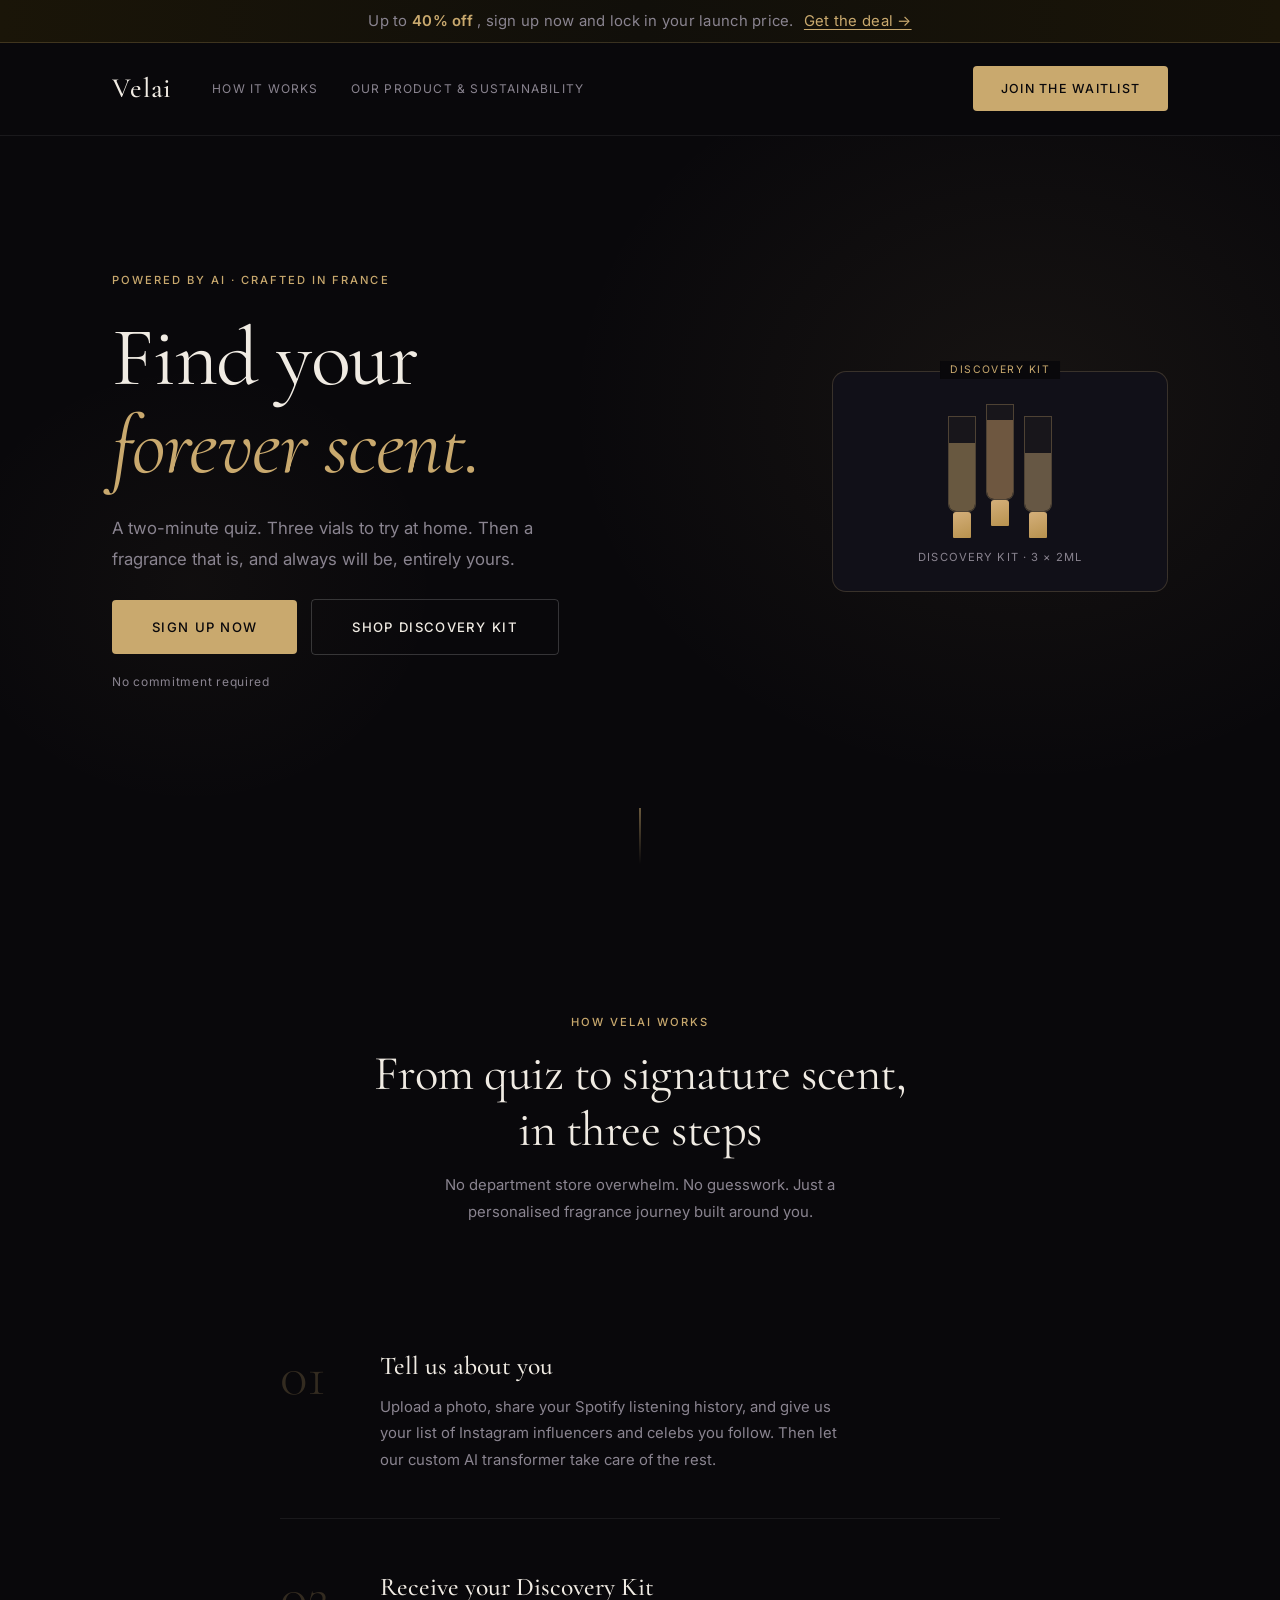
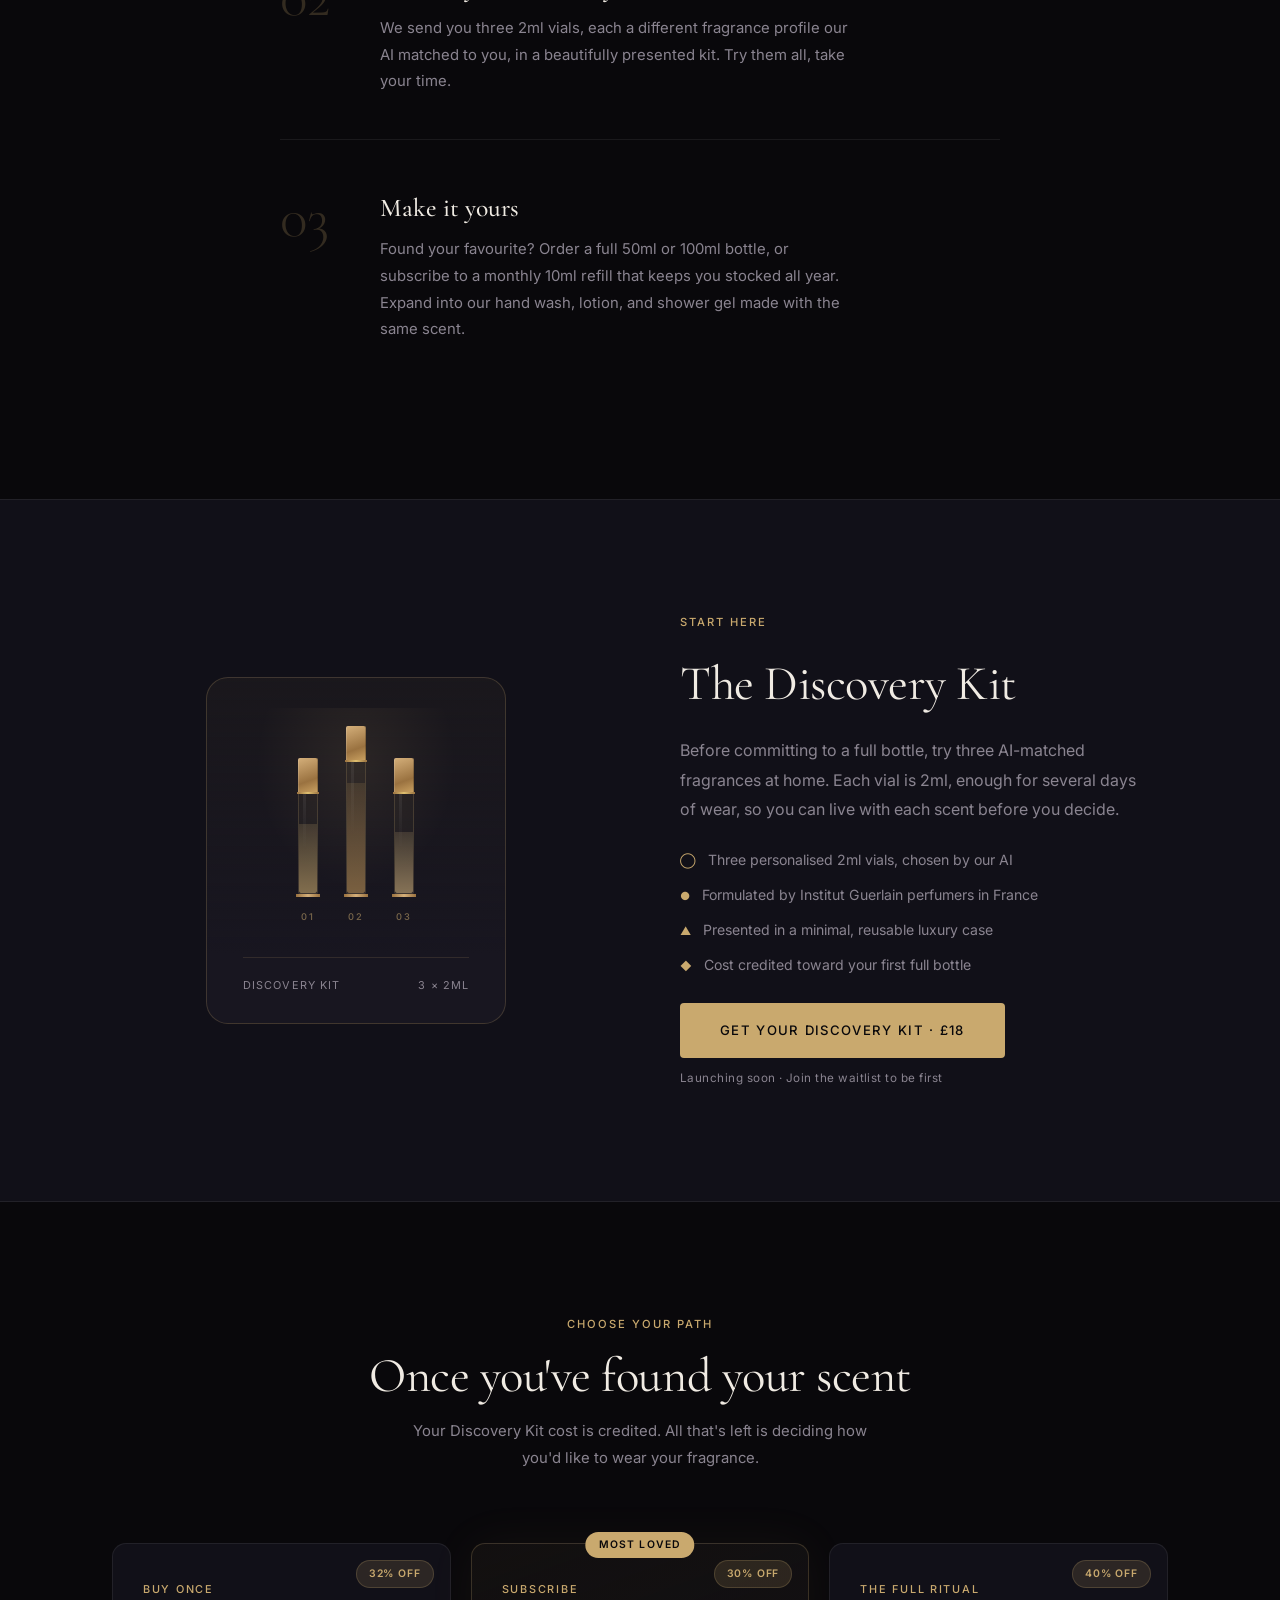
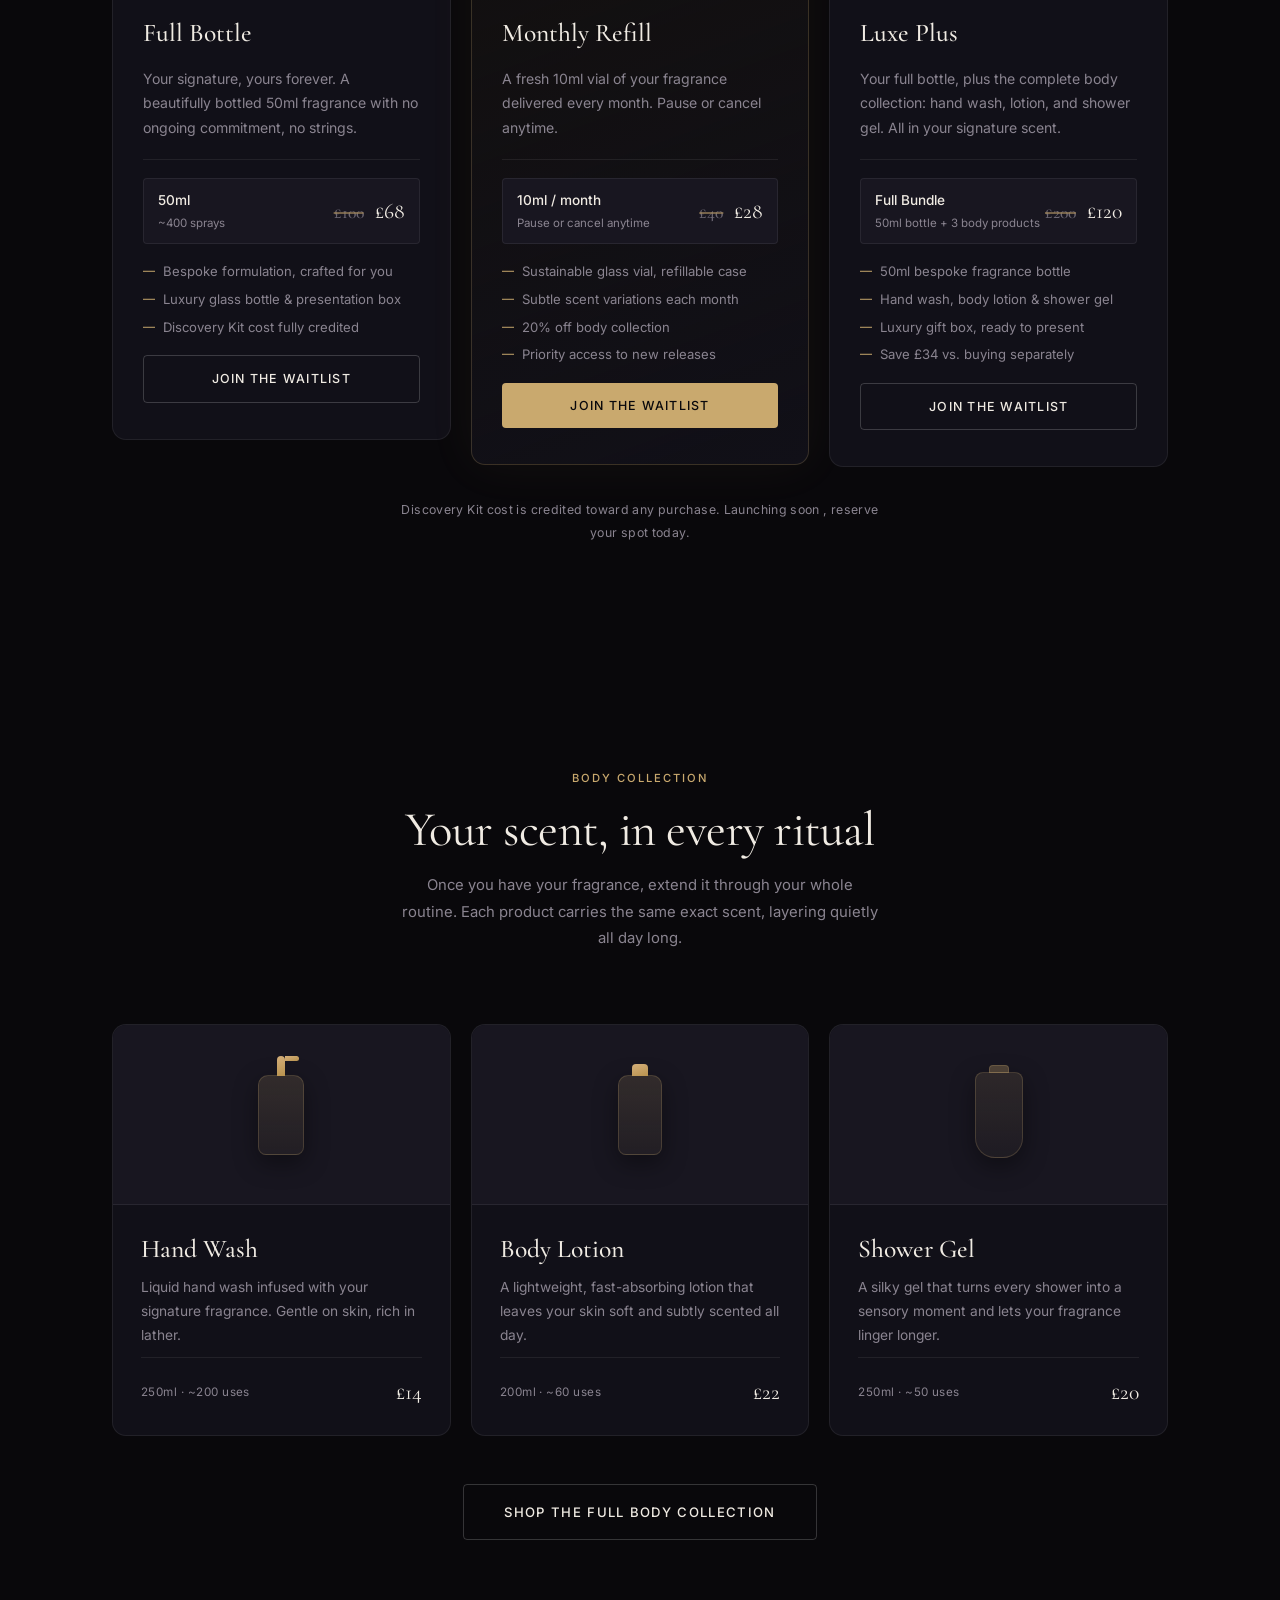
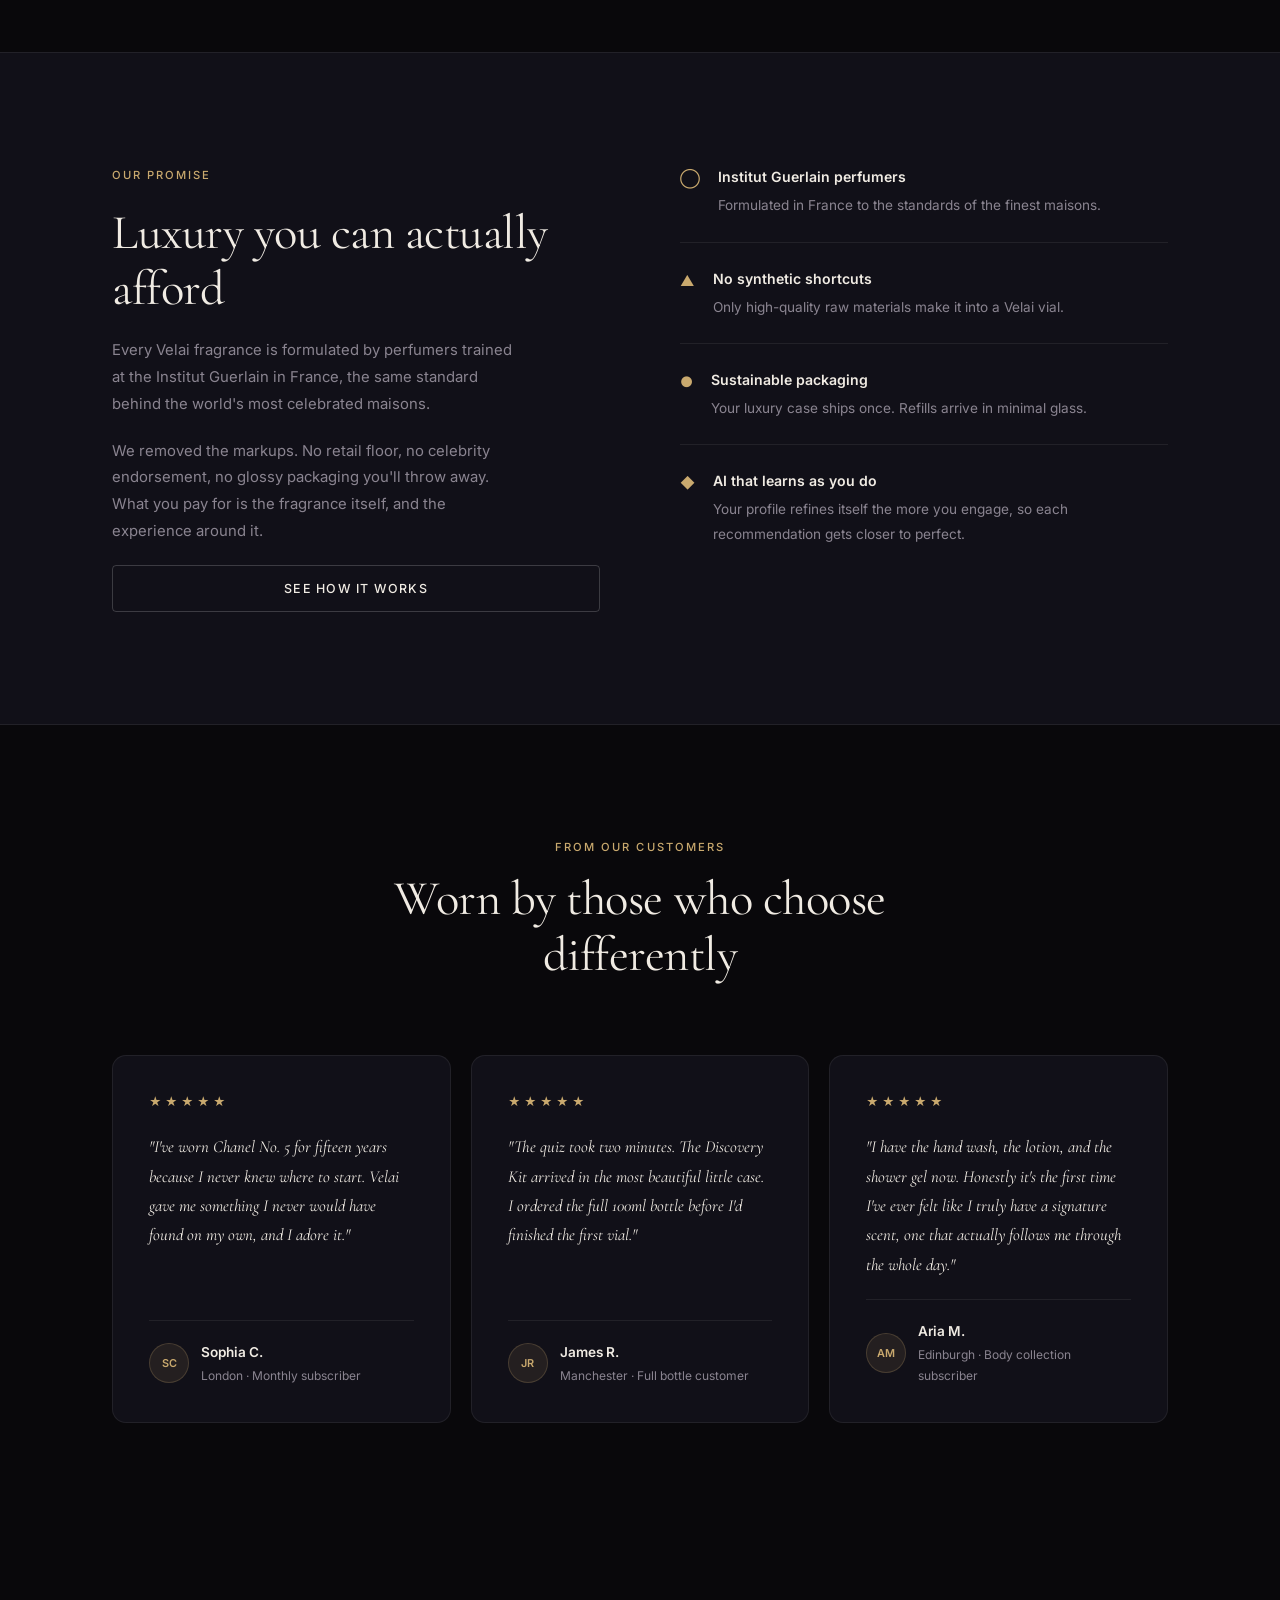
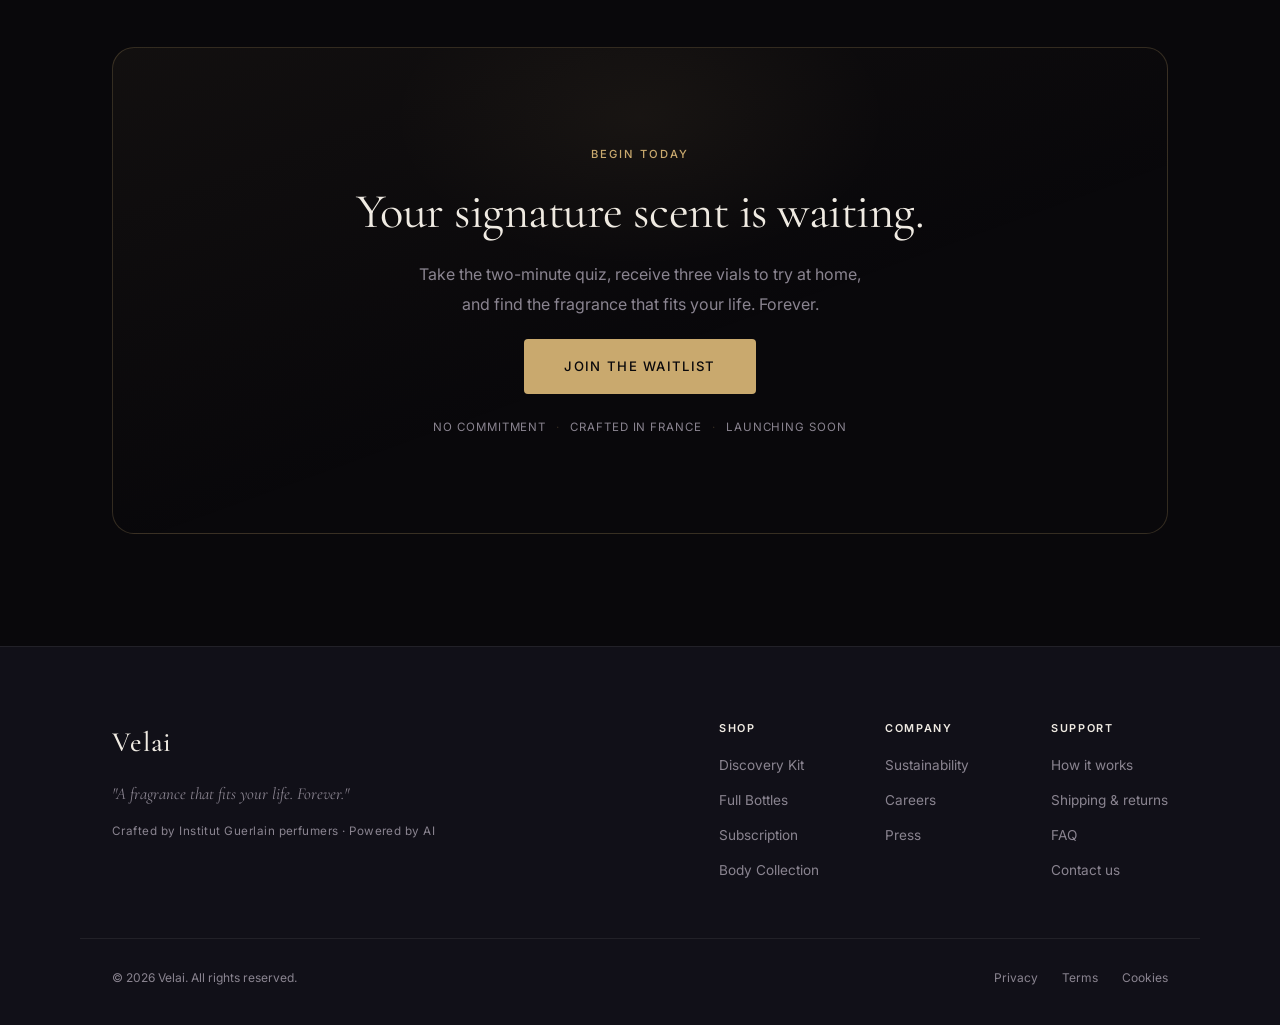
<file: index.html>
<!DOCTYPE html>
<html lang="en">
<head>
  <meta charset="UTF-8" />
  <meta name="viewport" content="width=device-width, initial-scale=1.0" />
  <title>Velai: A fragrance that fits your life. Forever.</title>
  <link rel="preconnect" href="https://fonts.googleapis.com" />
  <link rel="preconnect" href="https://fonts.gstatic.com" crossorigin />
  <link href="https://fonts.googleapis.com/css2?family=Cormorant+Garamond:ital,wght@0,300;0,400;0,500;0,600;1,300;1,400;1,500&family=Inter:wght@300;400;500;600&display=swap" rel="stylesheet" />
  <link rel="stylesheet" href="css/style.css" />
  <link rel="stylesheet" href="css/components.css" />
</head>
<body>

  <!-- PROMO BAR -->
  <div class="promo-bar">
    <p>Up to <strong>40% off</strong> , sign up now and lock in your launch price. <a href="waitlist.html">Get the deal &rarr;</a></p>
  </div>

  <!-- NAV -->
  <header class="nav" id="nav">
    <div class="container nav__inner">
      <a href="#" class="nav__logo">Velai</a>
      <nav class="nav__links" id="navLinks">
        <a href="#how-it-works">How it works</a>
        <a href="sustainability.html">Our product &amp; sustainability</a>
      </nav>
      <div class="nav__actions">
        <a href="waitlist.html" class="btn btn--primary">Join the waitlist</a>
      </div>
      <button class="nav__hamburger" id="hamburger" aria-label="Open menu">
        <span></span><span></span><span></span>
      </button>
    </div>
  </header>

  <main>

    <!-- HERO -->
    <section class="hero">
      <div class="hero__bg-glow"></div>
      <div class="container hero__inner">
        <div class="hero__content">
          <p class="eyebrow reveal-hero">Powered by AI &middot; Crafted in France</p>
          <h1 class="hero__headline reveal-hero">
            Find your<br /><em>forever scent.</em>
          </h1>
          <p class="hero__subtext reveal-hero">
            A two-minute quiz. Three vials to try at home. Then a fragrance
            that is, and always will be, entirely yours.
          </p>
          <div class="hero__cta reveal-hero">
            <a href="waitlist.html" class="btn btn--primary btn--lg">Sign up now</a>
            <a href="#discovery-kit" class="btn btn--ghost btn--lg">Shop Discovery Kit</a>
          </div>
          <p class="hero__note reveal-hero">No commitment required</p>
        </div>
        <div class="hero__visual reveal-hero">
          <div class="vials-display">
            <div class="vial vial--1">
              <div class="vial__liquid"></div>
              <div class="vial__cap"></div>
            </div>
            <div class="vial vial--2">
              <div class="vial__liquid"></div>
              <div class="vial__cap"></div>
            </div>
            <div class="vial vial--3">
              <div class="vial__liquid"></div>
              <div class="vial__cap"></div>
            </div>
            <div class="vials__label">Discovery Kit &middot; 3 &times; 2ml</div>
          </div>
        </div>
      </div>
      <div class="hero__scroll-cue" aria-hidden="true">
        <span class="scroll-line"></span>
      </div>
    </section>

    <!-- HOW IT WORKS -->
    <section class="how section" id="how-it-works">
      <div class="container">
        <div class="section__header reveal">
          <p class="eyebrow">How Velai works</p>
          <h2>From quiz to signature scent,<br />in three steps</h2>
          <p class="section__desc">
            No department store overwhelm. No guesswork. Just a personalised
            fragrance journey built around you.
          </p>
        </div>
        <div class="steps">
          <div class="step reveal" style="--d:0ms">
            <div class="step__number">01</div>
            <div class="step__body">
              <h3>Tell us about you</h3>
              <p>
                Upload a photo, share your Spotify listening history, and give us
                your list of Instagram influencers and celebs you follow. Then let
                our custom AI transformer take care of the rest.
              </p>
            </div>
          </div>
          <div class="step__connector" aria-hidden="true"></div>
          <div class="step reveal" style="--d:120ms">
            <div class="step__number">02</div>
            <div class="step__body">
              <h3>Receive your Discovery Kit</h3>
              <p>
                We send you three 2ml vials, each a different fragrance
                profile our AI matched to you, in a beautifully presented
                kit. Try them all, take your time.
              </p>
            </div>
          </div>
          <div class="step__connector" aria-hidden="true"></div>
          <div class="step reveal" style="--d:240ms">
            <div class="step__number">03</div>
            <div class="step__body">
              <h3>Make it yours</h3>
              <p>
                Found your favourite? Order a full 50ml or 100ml bottle,
                or subscribe to a monthly 10ml refill that keeps you stocked
                all year. Expand into our hand wash, lotion, and shower gel made
                with the same scent.
              </p>
            </div>
          </div>
        </div>
      </div>
    </section>

    <!-- DISCOVERY KIT -->
    <section class="kit section" id="discovery-kit">
      <div class="container kit__inner">
        <div class="kit__visual reveal">
          <div class="kit-tray" id="kitScene" aria-label="Discovery Kit, three 2ml vials">

            <div class="kit-tray__vials">

              <div class="kit-vl kit-vl--1">
                <div class="kit-vl__cap"></div>
                <div class="kit-vl__collar"></div>
                <div class="kit-vl__glass">
                  <div class="kit-vl__liquid"></div>
                  <div class="kit-vl__shine"></div>
                </div>
                <div class="kit-vl__foot"></div>
                <span class="kit-vl__num">01</span>
              </div>

              <div class="kit-vl kit-vl--2">
                <div class="kit-vl__cap"></div>
                <div class="kit-vl__collar"></div>
                <div class="kit-vl__glass">
                  <div class="kit-vl__liquid"></div>
                  <div class="kit-vl__shine"></div>
                </div>
                <div class="kit-vl__foot"></div>
                <span class="kit-vl__num">02</span>
              </div>

              <div class="kit-vl kit-vl--3">
                <div class="kit-vl__cap"></div>
                <div class="kit-vl__collar"></div>
                <div class="kit-vl__glass">
                  <div class="kit-vl__liquid"></div>
                  <div class="kit-vl__shine"></div>
                </div>
                <div class="kit-vl__foot"></div>
                <span class="kit-vl__num">03</span>
              </div>

            </div>

            <div class="kit-tray__shelf">
              <span>Discovery Kit</span>
              <span>3 &times; 2ml</span>
            </div>

          </div>
        </div>
        <div class="kit__copy reveal">
          <p class="eyebrow">Start here</p>
          <h2>The Discovery Kit</h2>
          <p class="kit__desc">
            Before committing to a full bottle, try three AI-matched fragrances
            at home. Each vial is 2ml, enough for several days of wear, so
            you can live with each scent before you decide.
          </p>
          <ul class="kit__perks">
            <li>
              <span class="perk__icon" aria-hidden="true">&#9711;</span>
              <span>Three personalised 2ml vials, chosen by our AI</span>
            </li>
            <li>
              <span class="perk__icon" aria-hidden="true">&#9679;</span>
              <span>Formulated by Institut Guerlain perfumers in France</span>
            </li>
            <li>
              <span class="perk__icon" aria-hidden="true">&#9650;</span>
              <span>Presented in a minimal, reusable luxury case</span>
            </li>
            <li>
              <span class="perk__icon" aria-hidden="true">&#9670;</span>
              <span>Cost credited toward your first full bottle</span>
            </li>
          </ul>
          <div class="kit__action">
            <a href="waitlist.html" class="btn btn--primary btn--lg">Get your Discovery Kit &middot; £18</a>
            <p class="kit__action-note">Launching soon &middot; Join the waitlist to be first</p>
          </div>
        </div>
      </div>
    </section>

    <!-- YOUR PATH (BOTTLES + SUBSCRIPTION) -->
    <section class="path section" id="pricing">
      <div class="container">
        <div class="section__header reveal">
          <p class="eyebrow">Choose your path</p>
          <h2>Once you've found your scent</h2>
          <p class="section__desc">
            Your Discovery Kit cost is credited. All that's left is deciding
            how you'd like to wear your fragrance.
          </p>
        </div>
        <div class="path__grid">

          <div class="path-card reveal" style="--d:0ms">
            <span class="price-badge">32% off</span>
            <div class="path-card__label">Buy once</div>
            <h3>Full Bottle</h3>
            <p class="path-card__desc">
              Your signature, yours forever. A beautifully bottled 50ml fragrance
              with no ongoing commitment, no strings.
            </p>
            <div class="path-card__options">
              <div class="size-option">
                <div class="size-option__info">
                  <span class="size-option__size">50ml</span>
                  <span class="size-option__sub">~400 sprays</span>
                </div>
                <span class="size-option__price"><s class="price-was">£100</s> £68</span>
              </div>
            </div>
            <ul class="path-card__perks">
              <li>Bespoke formulation, crafted for you</li>
              <li>Luxury glass bottle &amp; presentation box</li>
              <li>Discovery Kit cost fully credited</li>
            </ul>
            <a href="waitlist.html" class="btn btn--ghost btn--full">Join the waitlist</a>
          </div>

          <div class="path-card path-card--featured reveal" style="--d:120ms">
            <span class="price-badge">30% off</span>
            <div class="path-card__badge">Most loved</div>
            <div class="path-card__label">Subscribe</div>
            <h3>Monthly Refill</h3>
            <p class="path-card__desc">
              A fresh 10ml vial of your fragrance delivered every month.
              Pause or cancel anytime.
            </p>
            <div class="path-card__options">
              <div class="size-option">
                <div class="size-option__info">
                  <span class="size-option__size">10ml / month</span>
                  <span class="size-option__sub">Pause or cancel anytime</span>
                </div>
                <span class="size-option__price"><s class="price-was">£40</s> £28</span>
              </div>
            </div>
            <ul class="path-card__perks">
              <li>Sustainable glass vial, refillable case</li>
              <li>Subtle scent variations each month</li>
              <li>20% off body collection</li>
              <li>Priority access to new releases</li>
            </ul>
            <a href="waitlist.html" class="btn btn--primary btn--full">Join the waitlist</a>
          </div>

          <div class="path-card reveal" style="--d:240ms">
            <span class="price-badge">40% off</span>
            <div class="path-card__label">The full ritual</div>
            <h3>Luxe Plus</h3>
            <p class="path-card__desc">
              Your full bottle, plus the complete body collection: hand wash,
              lotion, and shower gel. All in your signature scent.
            </p>
            <div class="path-card__options">
              <div class="size-option">
                <div class="size-option__info">
                  <span class="size-option__size">Full Bundle</span>
                  <span class="size-option__sub">50ml bottle + 3 body products</span>
                </div>
                <span class="size-option__price"><s class="price-was">£200</s> £120</span>
              </div>
            </div>
            <ul class="path-card__perks">
              <li>50ml bespoke fragrance bottle</li>
              <li>Hand wash, body lotion &amp; shower gel</li>
              <li>Luxury gift box, ready to present</li>
              <li>Save £34 vs. buying separately</li>
            </ul>
            <a href="waitlist.html" class="btn btn--ghost btn--full">Join the waitlist</a>
          </div>

        </div>
        <p class="path__note">Discovery Kit cost is credited toward any purchase. Launching soon , reserve your spot today.</p>
      </div>
    </section>

    <!-- BODY COLLECTION -->
    <section class="body-collection section" id="body-collection">
      <div class="container">
        <div class="section__header reveal">
          <p class="eyebrow">Body Collection</p>
          <h2>Your scent, in every ritual</h2>
          <p class="section__desc">
            Once you have your fragrance, extend it through your whole routine.
            Each product carries the same exact scent, layering quietly
            all day long.
          </p>
        </div>
        <div class="body-grid">

          <div class="body-card reveal" style="--d:0ms">
            <div class="body-card__icon-wrap" aria-hidden="true">
              <div class="body-icon body-icon--soap"></div>
            </div>
            <div class="body-card__content">
              <h3>Hand Wash</h3>
              <p>Liquid hand wash infused with your signature fragrance. Gentle on skin, rich in lather.</p>
              <div class="body-card__footer">
                <span class="body-card__detail">250ml &middot; ~200 uses</span>
                <span class="body-card__price">£14</span>
              </div>
            </div>
          </div>

          <div class="body-card reveal" style="--d:100ms">
            <div class="body-card__icon-wrap" aria-hidden="true">
              <div class="body-icon body-icon--lotion"></div>
            </div>
            <div class="body-card__content">
              <h3>Body Lotion</h3>
              <p>A lightweight, fast-absorbing lotion that leaves your skin soft and subtly scented all day.</p>
              <div class="body-card__footer">
                <span class="body-card__detail">200ml &middot; ~60 uses</span>
                <span class="body-card__price">£22</span>
              </div>
            </div>
          </div>

          <div class="body-card reveal" style="--d:200ms">
            <div class="body-card__icon-wrap" aria-hidden="true">
              <div class="body-icon body-icon--gel"></div>
            </div>
            <div class="body-card__content">
              <h3>Shower Gel</h3>
              <p>A silky gel that turns every shower into a sensory moment and lets your fragrance linger longer.</p>
              <div class="body-card__footer">
                <span class="body-card__detail">250ml &middot; ~50 uses</span>
                <span class="body-card__price">£20</span>
              </div>
            </div>
          </div>

        </div>
        <div class="body-collection__cta reveal">
          <a href="#" class="btn btn--ghost btn--lg">Shop the full body collection</a>
        </div>
      </div>
    </section>

    <!-- CRAFTSMANSHIP -->
    <section class="craft section">
      <div class="container craft__inner">
        <div class="craft__copy reveal">
          <p class="eyebrow">Our promise</p>
          <h2>Luxury you can actually afford</h2>
          <p>
            Every Velai fragrance is formulated by perfumers trained at the
            Institut Guerlain in France, the same standard behind the world's
            most celebrated maisons.
          </p>
          <p>
            We removed the markups. No retail floor, no celebrity
            endorsement, no glossy packaging you'll throw away. What you pay
            for is the fragrance itself, and the experience around it.
          </p>
          <a href="#how-it-works" class="btn btn--ghost">See how it works</a>
        </div>
        <div class="craft__pillars reveal">
          <div class="craft-pillar">
            <span class="craft-pillar__icon" aria-hidden="true">&#9711;</span>
            <div>
              <h4>Institut Guerlain perfumers</h4>
              <p>Formulated in France to the standards of the finest maisons.</p>
            </div>
          </div>
          <div class="craft-pillar">
            <span class="craft-pillar__icon" aria-hidden="true">&#9650;</span>
            <div>
              <h4>No synthetic shortcuts</h4>
              <p>Only high-quality raw materials make it into a Velai vial.</p>
            </div>
          </div>
          <div class="craft-pillar">
            <span class="craft-pillar__icon" aria-hidden="true">&#9679;</span>
            <div>
              <h4>Sustainable packaging</h4>
              <p>Your luxury case ships once. Refills arrive in minimal glass.</p>
            </div>
          </div>
          <div class="craft-pillar">
            <span class="craft-pillar__icon" aria-hidden="true">&#9670;</span>
            <div>
              <h4>AI that learns as you do</h4>
              <p>Your profile refines itself the more you engage, so each
              recommendation gets closer to perfect.</p>
            </div>
          </div>
        </div>
      </div>
    </section>

    <!-- TESTIMONIALS -->
    <section class="testimonials section">
      <div class="container">
        <div class="section__header reveal">
          <p class="eyebrow">From our customers</p>
          <h2>Worn by those who choose differently</h2>
        </div>
        <div class="testimonials__grid">
          <div class="testimonial-card reveal" style="--d:0ms">
            <div class="testimonial-card__stars" aria-label="5 stars">&#9733;&#9733;&#9733;&#9733;&#9733;</div>
            <blockquote>
              "I've worn Chanel No. 5 for fifteen years because I never knew where
              to start. Velai gave me something I never would have found on my own,
              and I adore it."
            </blockquote>
            <div class="testimonial-card__author">
              <div class="avatar" aria-hidden="true">SC</div>
              <div class="author__info">
                <strong>Sophia C.</strong>
                <span>London &middot; Monthly subscriber</span>
              </div>
            </div>
          </div>
          <div class="testimonial-card reveal" style="--d:110ms">
            <div class="testimonial-card__stars" aria-label="5 stars">&#9733;&#9733;&#9733;&#9733;&#9733;</div>
            <blockquote>
              "The quiz took two minutes. The Discovery Kit arrived in the most
              beautiful little case. I ordered the full 100ml bottle before I'd
              finished the first vial."
            </blockquote>
            <div class="testimonial-card__author">
              <div class="avatar" aria-hidden="true">JR</div>
              <div class="author__info">
                <strong>James R.</strong>
                <span>Manchester &middot; Full bottle customer</span>
              </div>
            </div>
          </div>
          <div class="testimonial-card reveal" style="--d:220ms">
            <div class="testimonial-card__stars" aria-label="5 stars">&#9733;&#9733;&#9733;&#9733;&#9733;</div>
            <blockquote>
              "I have the hand wash, the lotion, and the shower gel now. Honestly it's the
              first time I've ever felt like I truly have a signature scent, one that
              actually follows me through the whole day."
            </blockquote>
            <div class="testimonial-card__author">
              <div class="avatar" aria-hidden="true">AM</div>
              <div class="author__info">
                <strong>Aria M.</strong>
                <span>Edinburgh &middot; Body collection subscriber</span>
              </div>
            </div>
          </div>
        </div>
      </div>
    </section>

    <!-- FINAL CTA -->
    <section class="final-cta section">
      <div class="container">
        <div class="final-cta__inner reveal">
          <p class="eyebrow">Begin today</p>
          <h2>Your signature scent is waiting.</h2>
          <p class="final-cta__sub">
            Take the two-minute quiz, receive three vials to try at home,
            and find the fragrance that fits your life. Forever.
          </p>
          <a href="waitlist.html" class="btn btn--primary btn--lg">Join the waitlist</a>
          <ul class="final-cta__reassurance">
            <li>No commitment</li>
            <li>Crafted in France</li>
            <li>Launching soon</li>
          </ul>
        </div>
      </div>
    </section>

  </main>

  <!-- FOOTER -->
  <footer class="footer">
    <div class="container footer__inner">
      <div class="footer__brand">
        <a href="#" class="nav__logo">Velai</a>
        <p class="footer__tagline"><em>"A fragrance that fits your life. Forever."</em></p>
        <p class="footer__crafted">Crafted by Institut Guerlain perfumers &middot; Powered by AI</p>
      </div>
      <div class="footer__links">
        <div class="footer__col">
          <h4>Shop</h4>
          <a href="#">Discovery Kit</a>
          <a href="#">Full Bottles</a>
          <a href="#">Subscription</a>
          <a href="#">Body Collection</a>
        </div>
        <div class="footer__col">
          <h4>Company</h4>
          <a href="sustainability.html">Sustainability</a>
          <a href="#">Careers</a>
          <a href="#">Press</a>
        </div>
        <div class="footer__col">
          <h4>Support</h4>
          <a href="#how-it-works">How it works</a>
          <a href="#">Shipping &amp; returns</a>
          <a href="#">FAQ</a>
          <a href="#">Contact us</a>
        </div>
      </div>
    </div>
    <div class="container footer__bottom">
      <p>&copy; 2026 Velai. All rights reserved.</p>
      <div class="footer__legal">
        <a href="#">Privacy</a>
        <a href="#">Terms</a>
        <a href="#">Cookies</a>
      </div>
    </div>
  </footer>

  <script src="js/main.js"></script>
</body>
</html>
</file>
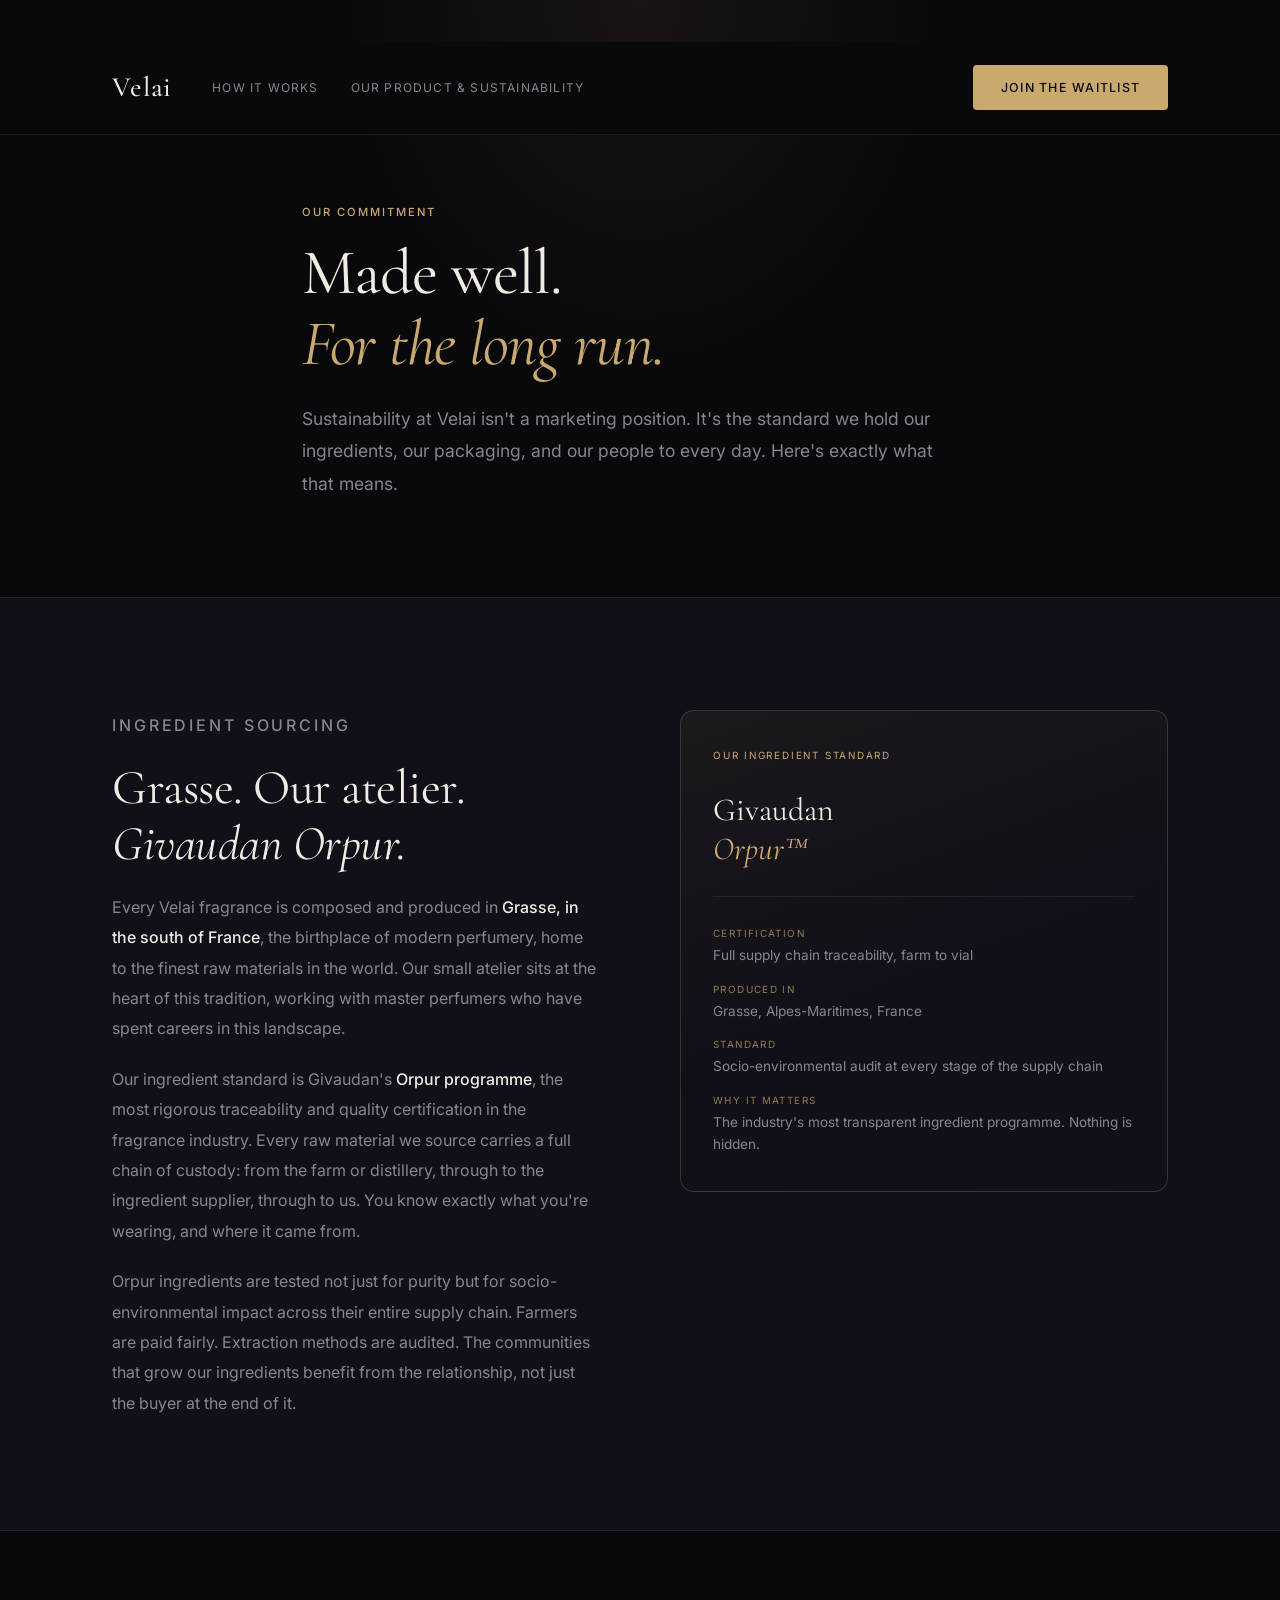
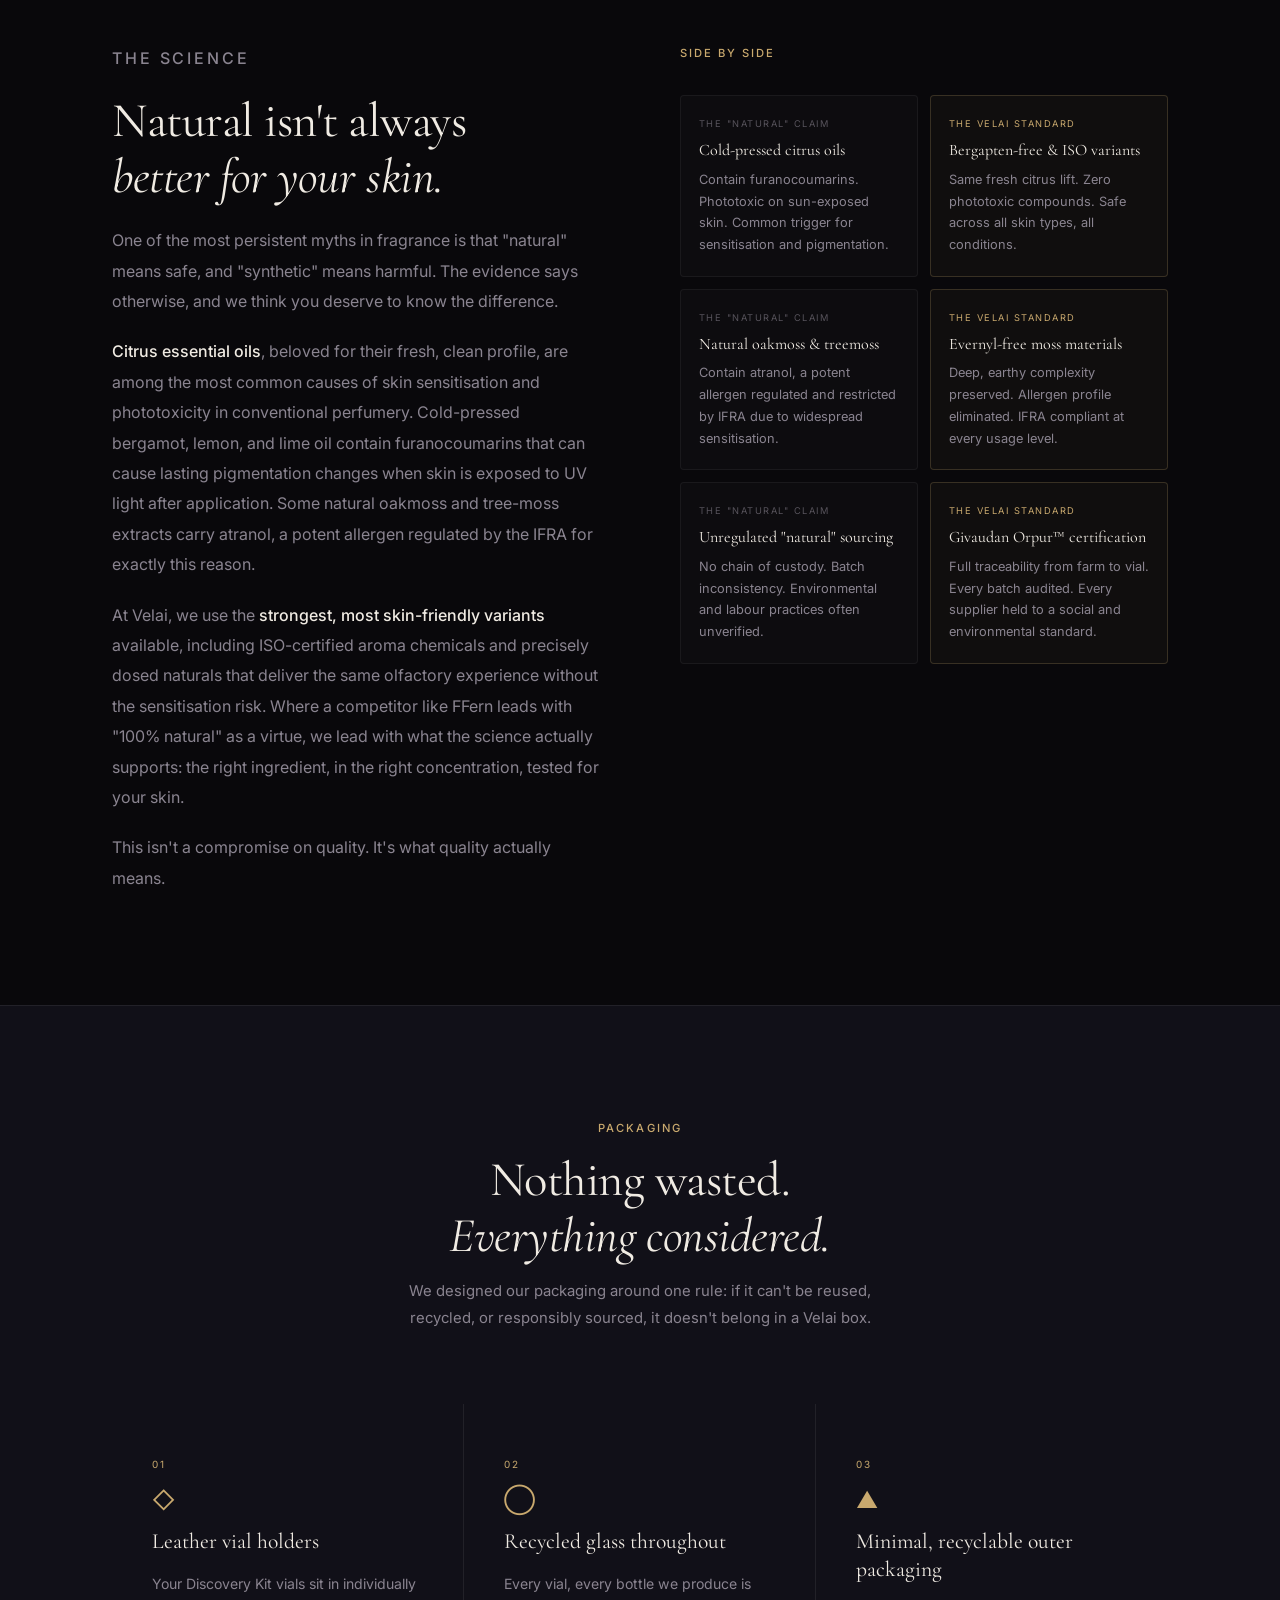
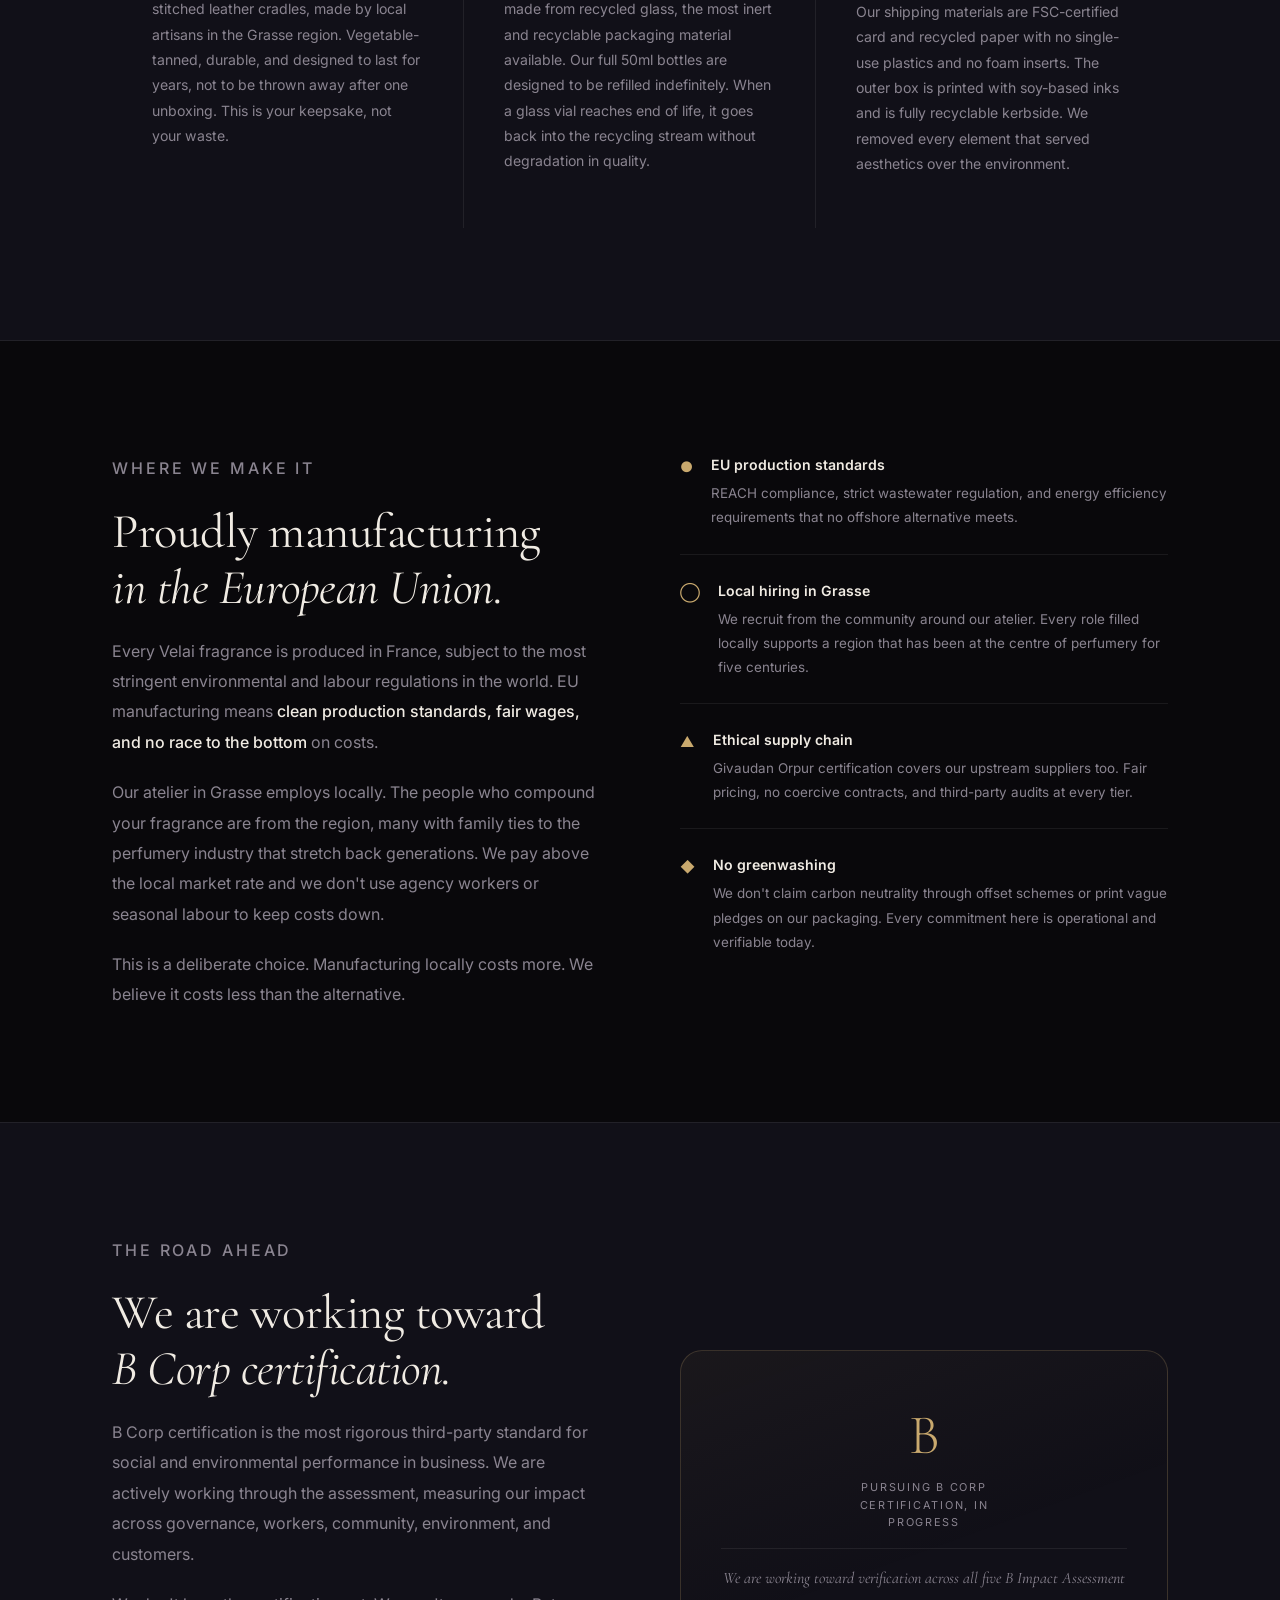
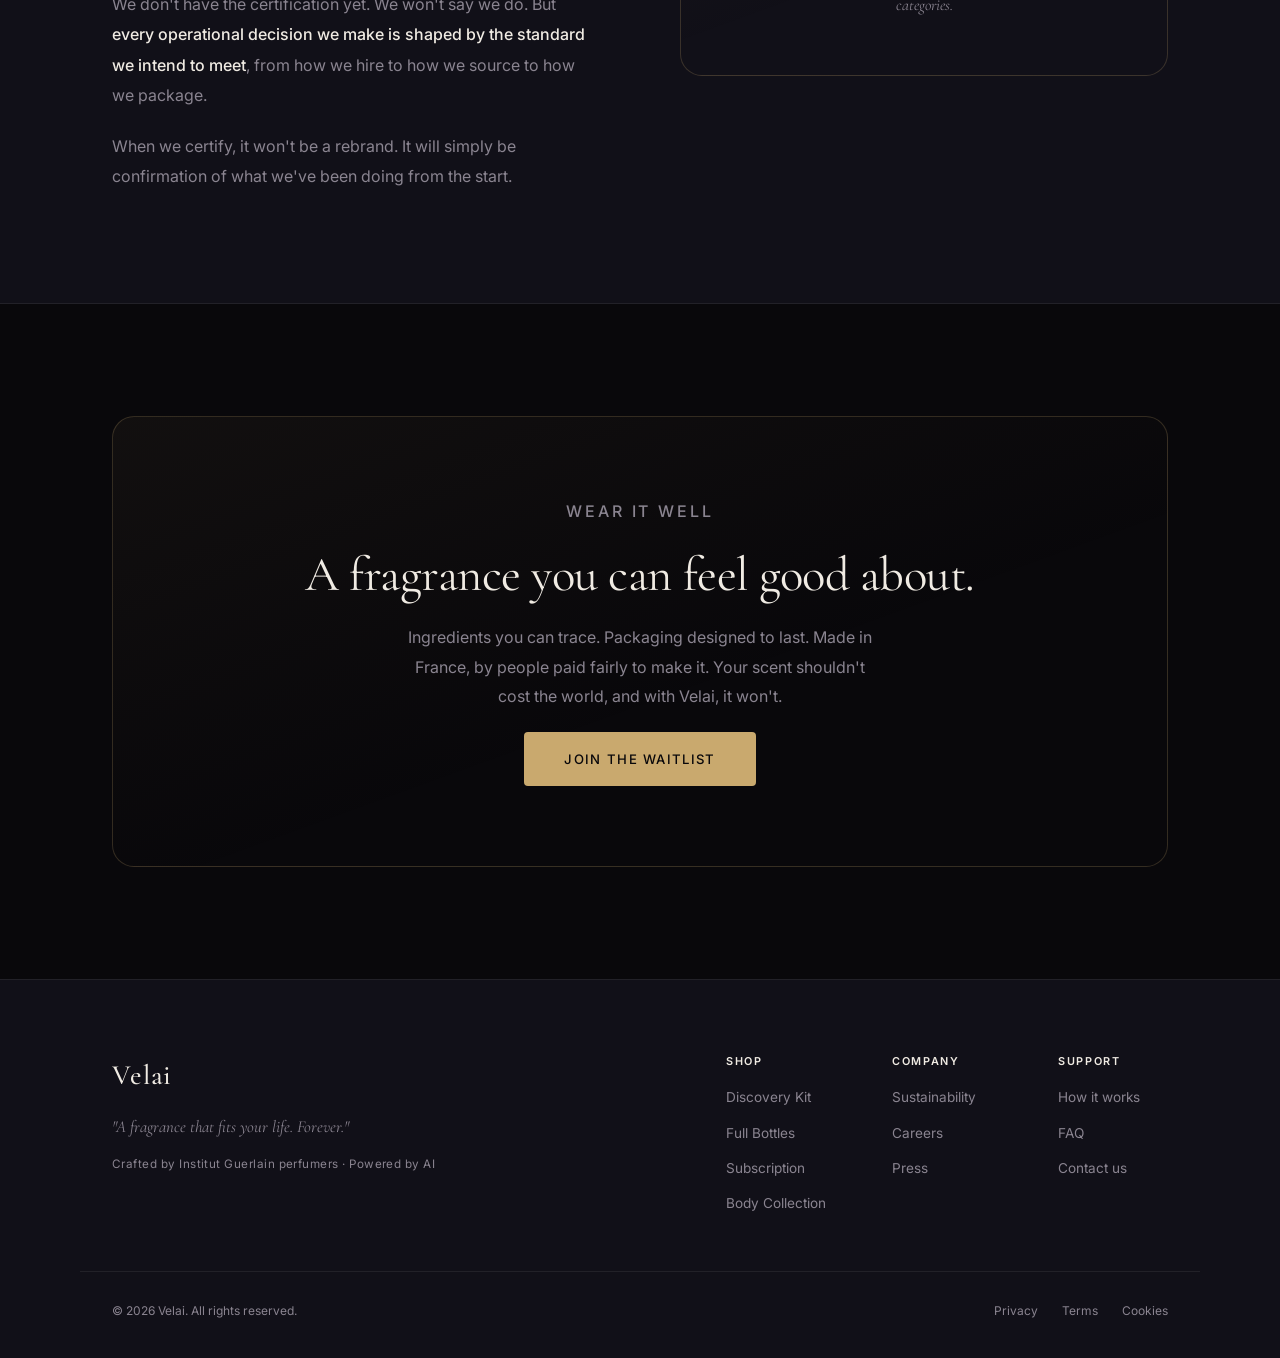
<file: sustainability.html>
<!DOCTYPE html>
<html lang="en">
<head>
  <meta charset="UTF-8" />
  <meta name="viewport" content="width=device-width, initial-scale=1.0" />
  <title>Sustainability | Velai</title>
  <link rel="preconnect" href="https://fonts.googleapis.com" />
  <link rel="preconnect" href="https://fonts.gstatic.com" crossorigin />
  <link href="https://fonts.googleapis.com/css2?family=Cormorant+Garamond:ital,wght@0,300;0,400;0,500;0,600;1,300;1,400;1,500&family=Inter:wght@300;400;500;600&display=swap" rel="stylesheet" />
  <link rel="stylesheet" href="css/style.css" />
  <link rel="stylesheet" href="css/components.css" />
  <style>
    /* ── Sustainability page ──────────────────────────────────────────── */
    .sus-hero {
      padding-top: calc(var(--promo-h, 42px) + 160px);
      padding-bottom: 96px;
      position: relative;
      overflow: hidden;
    }
    .sus-hero::before {
      content: '';
      position: absolute;
      top: 0; left: 50%;
      transform: translateX(-50%);
      width: 680px;
      height: 420px;
      background: radial-gradient(ellipse at 50% 0%, rgba(201,169,110,0.08) 0%, transparent 65%);
      pointer-events: none;
    }
    .sus-hero__inner { max-width: 740px; }
    .sus-hero h1 {
      font-size: clamp(2.6rem, 5vw, 4.2rem);
      line-height: 1.1;
      margin-top: 16px;
      margin-bottom: 24px;
    }
    .sus-hero__lead {
      font-size: 1.1rem;
      line-height: 1.85;
      color: var(--muted);
      max-width: 58ch;
    }

    /* ── Givaudan / Grasse section ────────────────────────────────────── */
    .sus-orpur {
      background: var(--surface);
      border-top: 1px solid var(--border);
      border-bottom: 1px solid var(--border);
    }
    .sus-orpur__inner {
      display: grid;
      grid-template-columns: 1fr 1fr;
      gap: 80px;
      align-items: start;
    }
    .sus-orpur__copy {
      display: flex;
      flex-direction: column;
      gap: 20px;
    }
    .sus-orpur__copy p {
      font-size: 1rem;
      line-height: 1.9;
      color: var(--muted);
    }
    .sus-orpur__copy p strong { color: var(--text); font-weight: 500; }
    .sus-orpur__panel {
      position: sticky;
      top: 120px;
    }
    .sus-badge {
      border: 1px solid var(--border-gold);
      border-radius: var(--r-md);
      padding: 36px 32px;
      background: linear-gradient(160deg, rgba(201,169,110,0.06) 0%, transparent 60%);
      display: flex;
      flex-direction: column;
      gap: 28px;
    }
    .sus-badge__label {
      font-size: 0.62rem;
      letter-spacing: 0.18em;
      text-transform: uppercase;
      color: var(--gold);
    }
    .sus-badge__name {
      font-family: var(--serif);
      font-size: 2rem;
      font-weight: 400;
      color: var(--text);
      line-height: 1.2;
    }
    .sus-badge__name em { color: var(--gold); }
    .sus-badge__divider {
      height: 1px;
      background: var(--border);
    }
    .sus-badge__attrs {
      display: flex;
      flex-direction: column;
      gap: 14px;
    }
    .sus-attr {
      display: flex;
      flex-direction: column;
      gap: 3px;
    }
    .sus-attr__label {
      font-size: 0.62rem;
      letter-spacing: 0.14em;
      text-transform: uppercase;
      color: var(--gold);
      opacity: 0.7;
    }
    .sus-attr__val {
      font-size: 0.85rem;
      color: var(--muted);
      line-height: 1.6;
    }

    /* ── "Natural is not enough" section ─────────────────────────────── */
    .sus-natural__inner {
      display: grid;
      grid-template-columns: 1fr 1fr;
      gap: 80px;
      align-items: start;
    }
    .sus-natural__copy {
      display: flex;
      flex-direction: column;
      gap: 20px;
    }
    .sus-natural__copy p {
      font-size: 1rem;
      line-height: 1.9;
      color: var(--muted);
    }
    .sus-natural__copy p strong { color: var(--text); font-weight: 500; }
    .sus-compare {
      display: flex;
      flex-direction: column;
      gap: 12px;
    }
    .sus-compare__row {
      display: grid;
      grid-template-columns: 1fr 1fr;
      gap: 12px;
    }
    .sus-compare__cell {
      border: 1px solid var(--border);
      border-radius: var(--r-sm);
      padding: 20px 18px;
      display: flex;
      flex-direction: column;
      gap: 8px;
    }
    .sus-compare__cell--bad {
      border-color: rgba(255,255,255,0.05);
      background: rgba(255,255,255,0.02);
    }
    .sus-compare__cell--good {
      border-color: var(--border-gold);
      background: rgba(201,169,110,0.04);
    }
    .sus-compare__eyebrow {
      font-size: 0.58rem;
      letter-spacing: 0.16em;
      text-transform: uppercase;
    }
    .sus-compare__eyebrow--bad  { color: var(--muted); opacity: 0.6; }
    .sus-compare__eyebrow--good { color: var(--gold); }
    .sus-compare__cell h4 {
      font-family: var(--serif);
      font-size: 1rem;
      font-weight: 400;
      color: var(--text);
      line-height: 1.3;
    }
    .sus-compare__cell p {
      font-size: 0.8rem;
      line-height: 1.7;
      color: var(--muted);
    }

    /* ── Packaging section ────────────────────────────────────────────── */
    .sus-packaging {
      background: var(--surface);
      border-top: 1px solid var(--border);
      border-bottom: 1px solid var(--border);
    }
    .sus-pkg__grid {
      display: grid;
      grid-template-columns: repeat(3, 1fr);
      gap: 0;
    }
    .sus-pkg-item {
      padding: 52px 40px;
      border-right: 1px solid var(--border);
      display: flex;
      flex-direction: column;
      gap: 16px;
    }
    .sus-pkg-item:last-child { border-right: none; }
    .sus-pkg-item__num {
      font-size: 0.62rem;
      letter-spacing: 0.16em;
      color: var(--gold);
      text-transform: uppercase;
    }
    .sus-pkg-item__icon {
      font-size: 1.4rem;
      color: var(--gold);
      line-height: 1;
    }
    .sus-pkg-item h3 {
      font-family: var(--serif);
      font-size: 1.35rem;
      font-weight: 400;
      line-height: 1.3;
    }
    .sus-pkg-item p {
      font-size: 0.88rem;
      line-height: 1.8;
      color: var(--muted);
    }

    /* ── EU manufacturing ─────────────────────────────────────────────── */
    .sus-eu__inner {
      display: grid;
      grid-template-columns: 1fr 1fr;
      gap: 80px;
      align-items: start;
    }
    .sus-eu__copy {
      display: flex;
      flex-direction: column;
      gap: 20px;
    }
    .sus-eu__copy p {
      font-size: 1rem;
      line-height: 1.9;
      color: var(--muted);
    }
    .sus-eu__copy p strong { color: var(--text); font-weight: 500; }
    .sus-pillars {
      display: flex;
      flex-direction: column;
      gap: 0;
    }
    .sus-pillar {
      display: flex;
      gap: 18px;
      align-items: flex-start;
      padding: 24px 0;
      border-bottom: 1px solid var(--border);
    }
    .sus-pillar:first-child { padding-top: 0; }
    .sus-pillar:last-child  { border-bottom: none; padding-bottom: 0; }
    .sus-pillar__icon {
      flex-shrink: 0;
      color: var(--gold);
      font-size: 0.9rem;
      margin-top: 2px;
    }
    .sus-pillar div { display: flex; flex-direction: column; gap: 4px; }
    .sus-pillar h4 { font-size: 0.88rem; font-weight: 600; }
    .sus-pillar p  { font-size: 0.84rem; }

    /* ── B Corp ───────────────────────────────────────────────────────── */
    .sus-bcorp {
      background: var(--surface);
      border-top: 1px solid var(--border);
      border-bottom: 1px solid var(--border);
    }
    .sus-bcorp__inner {
      display: grid;
      grid-template-columns: 1fr 1fr;
      gap: 80px;
      align-items: center;
    }
    .sus-bcorp__copy {
      display: flex;
      flex-direction: column;
      gap: 20px;
    }
    .sus-bcorp__copy p {
      font-size: 1rem;
      line-height: 1.9;
      color: var(--muted);
    }
    .sus-bcorp__copy p strong { color: var(--text); font-weight: 500; }
    .sus-bcorp__badge {
      border: 1px solid var(--border-gold);
      border-radius: var(--r-lg);
      padding: 56px 40px;
      text-align: center;
      display: flex;
      flex-direction: column;
      align-items: center;
      gap: 16px;
      background: linear-gradient(160deg, rgba(201,169,110,0.05) 0%, transparent 60%);
    }
    .sus-bcorp__badge-mark {
      font-family: var(--serif);
      font-size: 3.5rem;
      font-weight: 300;
      color: var(--gold);
      line-height: 1;
    }
    .sus-bcorp__badge-label {
      font-size: 0.68rem;
      letter-spacing: 0.16em;
      text-transform: uppercase;
      color: var(--muted);
      max-width: 24ch;
      line-height: 1.6;
    }
    .sus-bcorp__badge-note {
      font-family: var(--serif);
      font-style: italic;
      font-size: 1rem;
      color: var(--muted);
      border-top: 1px solid var(--border);
      padding-top: 16px;
      width: 100%;
      text-align: center;
    }

    /* ── CTA ──────────────────────────────────────────────────────────── */
    .sus-cta__inner {
      border: 1px solid var(--border-gold);
      border-radius: var(--r-lg);
      padding: 80px 48px;
      text-align: center;
      display: flex;
      flex-direction: column;
      align-items: center;
      gap: 20px;
      background: linear-gradient(160deg, rgba(201,169,110,0.05) 0%, transparent 60%);
    }
    .sus-cta__inner p {
      font-size: 1rem;
      line-height: 1.85;
      color: var(--muted);
      max-width: 48ch;
    }

    /* ── Responsive ───────────────────────────────────────────────────── */
    @media (max-width: 900px) {
      .sus-orpur__inner,
      .sus-natural__inner,
      .sus-eu__inner,
      .sus-bcorp__inner  { grid-template-columns: 1fr; gap: 52px; }
      .sus-orpur__panel  { position: static; }
      .sus-pkg__grid     { grid-template-columns: 1fr; }
      .sus-pkg-item      { border-right: none; border-bottom: 1px solid var(--border); }
      .sus-pkg-item:last-child { border-bottom: none; }
    }
    @media (max-width: 640px) {
      .sus-cta__inner { padding: 56px 24px; }
      .sus-compare__row { grid-template-columns: 1fr; }
    }
  </style>
</head>
<body>

  <!-- NAV -->
  <header class="nav" id="nav">
    <div class="container nav__inner">
      <a href="index.html" class="nav__logo">Velai</a>
      <nav class="nav__links" id="navLinks">
        <a href="index.html#how-it-works">How it works</a>
        <a href="sustainability.html" class="active">Our product &amp; sustainability</a>
      </nav>
      <div class="nav__actions">
        <a href="waitlist.html" class="btn btn--primary">Join the waitlist</a>
      </div>
      <button class="nav__hamburger" id="hamburger" aria-label="Open menu">
        <span></span><span></span><span></span>
      </button>
    </div>
  </header>

  <main>

    <!-- HERO -->
    <section class="sus-hero">
      <div class="container sus-hero__inner">
        <p class="eyebrow reveal-hero">Our commitment</p>
        <h1 class="reveal-hero">Made well.<br /><em>For the long run.</em></h1>
        <p class="sus-hero__lead reveal-hero">
          Sustainability at Velai isn't a marketing position. It's the standard we hold
          our ingredients, our packaging, and our people to every day. Here's exactly what
          that means.
        </p>
      </div>
    </section>

    <!-- GIVAUDAN ORPUR -->
    <section class="sus-orpur section">
      <div class="container sus-orpur__inner">

        <div class="sus-orpur__copy reveal">
          <p class="eyebrow">Ingredient sourcing</p>
          <h2>Grasse. Our atelier.<br /><em>Givaudan Orpur.</em></h2>
          <p>
            Every Velai fragrance is composed and produced in <strong>Grasse, in the south of France</strong>,
            the birthplace of modern perfumery, home to the finest raw materials in the world.
            Our small atelier sits at the heart of this tradition, working with master perfumers
            who have spent careers in this landscape.
          </p>
          <p>
            Our ingredient standard is Givaudan's <strong>Orpur programme</strong>, the most rigorous
            traceability and quality certification in the fragrance industry. Every raw material
            we source carries a full chain of custody: from the farm or distillery, through to
            the ingredient supplier, through to us. You know exactly what you're wearing,
            and where it came from.
          </p>
          <p>
            Orpur ingredients are tested not just for purity but for socio-environmental
            impact across their entire supply chain. Farmers are paid fairly. Extraction
            methods are audited. The communities that grow our ingredients benefit from
            the relationship, not just the buyer at the end of it.
          </p>
        </div>

        <div class="sus-orpur__panel reveal">
          <div class="sus-badge">
            <span class="sus-badge__label">Our ingredient standard</span>
            <div class="sus-badge__name">Givaudan<br /><em>Orpur&trade;</em></div>
            <div class="sus-badge__divider"></div>
            <div class="sus-badge__attrs">
              <div class="sus-attr">
                <span class="sus-attr__label">Certification</span>
                <span class="sus-attr__val">Full supply chain traceability, farm to vial</span>
              </div>
              <div class="sus-attr">
                <span class="sus-attr__label">Produced in</span>
                <span class="sus-attr__val">Grasse, Alpes-Maritimes, France</span>
              </div>
              <div class="sus-attr">
                <span class="sus-attr__label">Standard</span>
                <span class="sus-attr__val">Socio-environmental audit at every stage of the supply chain</span>
              </div>
              <div class="sus-attr">
                <span class="sus-attr__label">Why it matters</span>
                <span class="sus-attr__val">The industry's most transparent ingredient programme. Nothing is hidden.</span>
              </div>
            </div>
          </div>
        </div>

      </div>
    </section>

    <!-- THE NATURAL MYTH -->
    <section class="section">
      <div class="container sus-natural__inner">

        <div class="sus-natural__copy reveal">
          <p class="eyebrow">The science</p>
          <h2>Natural isn't always<br /><em>better for your skin.</em></h2>
          <p>
            One of the most persistent myths in fragrance is that "natural" means safe, and
            "synthetic" means harmful. The evidence says otherwise, and we think you deserve
            to know the difference.
          </p>
          <p>
            <strong>Citrus essential oils</strong>, beloved for their fresh, clean profile,
            are among the most common causes of skin sensitisation and phototoxicity in
            conventional perfumery. Cold-pressed bergamot, lemon, and lime oil contain
            furanocoumarins that can cause lasting pigmentation changes when skin is exposed
            to UV light after application. Some natural oakmoss and tree-moss extracts carry
            atranol, a potent allergen regulated by the IFRA for exactly this reason.
          </p>
          <p>
            At Velai, we use the <strong>strongest, most skin-friendly variants</strong> available,
            including ISO-certified aroma chemicals and precisely dosed naturals that deliver
            the same olfactory experience without the sensitisation risk. Where a competitor
            like FFern leads with "100% natural" as a virtue, we lead with what the science
            actually supports: the right ingredient, in the right concentration, tested for
            your skin.
          </p>
          <p>
            This isn't a compromise on quality. It's what quality actually means.
          </p>
        </div>

        <div class="sus-compare reveal">
          <p class="eyebrow" style="margin-bottom: 20px;">Side by side</p>
          <div class="sus-compare__row">
            <div class="sus-compare__cell sus-compare__cell--bad">
              <span class="sus-compare__eyebrow sus-compare__eyebrow--bad">The "natural" claim</span>
              <h4>Cold-pressed citrus oils</h4>
              <p>Contain furanocoumarins. Phototoxic on sun-exposed skin. Common trigger for sensitisation and pigmentation.</p>
            </div>
            <div class="sus-compare__cell sus-compare__cell--good">
              <span class="sus-compare__eyebrow sus-compare__eyebrow--good">The Velai standard</span>
              <h4>Bergapten-free &amp; ISO variants</h4>
              <p>Same fresh citrus lift. Zero phototoxic compounds. Safe across all skin types, all conditions.</p>
            </div>
          </div>
          <div class="sus-compare__row">
            <div class="sus-compare__cell sus-compare__cell--bad">
              <span class="sus-compare__eyebrow sus-compare__eyebrow--bad">The "natural" claim</span>
              <h4>Natural oakmoss &amp; treemoss</h4>
              <p>Contain atranol, a potent allergen regulated and restricted by IFRA due to widespread sensitisation.</p>
            </div>
            <div class="sus-compare__cell sus-compare__cell--good">
              <span class="sus-compare__eyebrow sus-compare__eyebrow--good">The Velai standard</span>
              <h4>Evernyl-free moss materials</h4>
              <p>Deep, earthy complexity preserved. Allergen profile eliminated. IFRA compliant at every usage level.</p>
            </div>
          </div>
          <div class="sus-compare__row">
            <div class="sus-compare__cell sus-compare__cell--bad">
              <span class="sus-compare__eyebrow sus-compare__eyebrow--bad">The "natural" claim</span>
              <h4>Unregulated "natural" sourcing</h4>
              <p>No chain of custody. Batch inconsistency. Environmental and labour practices often unverified.</p>
            </div>
            <div class="sus-compare__cell sus-compare__cell--good">
              <span class="sus-compare__eyebrow sus-compare__eyebrow--good">The Velai standard</span>
              <h4>Givaudan Orpur&trade; certification</h4>
              <p>Full traceability from farm to vial. Every batch audited. Every supplier held to a social and environmental standard.</p>
            </div>
          </div>
        </div>

      </div>
    </section>

    <!-- PACKAGING -->
    <section class="sus-packaging section">
      <div class="container">
        <div class="section__header reveal">
          <p class="eyebrow">Packaging</p>
          <h2>Nothing wasted.<br /><em>Everything considered.</em></h2>
          <p class="section__desc">
            We designed our packaging around one rule: if it can't be reused, recycled,
            or responsibly sourced, it doesn't belong in a Velai box.
          </p>
        </div>
        <div class="sus-pkg__grid">

          <div class="sus-pkg-item reveal" style="--d:0ms">
            <span class="sus-pkg-item__num">01</span>
            <span class="sus-pkg-item__icon" aria-hidden="true">&#9671;</span>
            <h3>Leather vial holders</h3>
            <p>
              Your Discovery Kit vials sit in individually stitched leather cradles,
              made by local artisans in the Grasse region. Vegetable-tanned, durable,
              and designed to last for years, not to be thrown away after one unboxing.
              This is your keepsake, not your waste.
            </p>
          </div>

          <div class="sus-pkg-item reveal" style="--d:120ms">
            <span class="sus-pkg-item__num">02</span>
            <span class="sus-pkg-item__icon" aria-hidden="true">&#9711;</span>
            <h3>Recycled glass throughout</h3>
            <p>
              Every vial, every bottle we produce is made from recycled glass,
              the most inert and recyclable packaging material available.
              Our full 50ml bottles are designed to be refilled indefinitely.
              When a glass vial reaches end of life, it goes back into the recycling stream
              without degradation in quality.
            </p>
          </div>

          <div class="sus-pkg-item reveal" style="--d:240ms">
            <span class="sus-pkg-item__num">03</span>
            <span class="sus-pkg-item__icon" aria-hidden="true">&#9650;</span>
            <h3>Minimal, recyclable outer packaging</h3>
            <p>
              Our shipping materials are FSC-certified card and recycled paper with no
              single-use plastics and no foam inserts. The outer box is printed with
              soy-based inks and is fully recyclable kerbside. We removed every
              element that served aesthetics over the environment.
            </p>
          </div>

        </div>
      </div>
    </section>

    <!-- EU MANUFACTURING & ETHICS -->
    <section class="section">
      <div class="container sus-eu__inner">

        <div class="sus-eu__copy reveal">
          <p class="eyebrow">Where we make it</p>
          <h2>Proudly manufacturing<br /><em>in the European Union.</em></h2>
          <p>
            Every Velai fragrance is produced in France, subject to the most stringent
            environmental and labour regulations in the world. EU manufacturing means
            <strong>clean production standards, fair wages, and no race to the bottom</strong> on costs.
          </p>
          <p>
            Our atelier in Grasse employs locally. The people who compound your fragrance
            are from the region, many with family ties to the perfumery industry that stretch
            back generations. We pay above the local market rate and we don't use agency
            workers or seasonal labour to keep costs down.
          </p>
          <p>
            This is a deliberate choice. Manufacturing locally costs more. We believe it
            costs less than the alternative.
          </p>
        </div>

        <div class="sus-pillars reveal">
          <div class="sus-pillar">
            <span class="sus-pillar__icon" aria-hidden="true">&#9679;</span>
            <div>
              <h4>EU production standards</h4>
              <p>REACH compliance, strict wastewater regulation, and energy efficiency requirements that no offshore alternative meets.</p>
            </div>
          </div>
          <div class="sus-pillar">
            <span class="sus-pillar__icon" aria-hidden="true">&#9711;</span>
            <div>
              <h4>Local hiring in Grasse</h4>
              <p>We recruit from the community around our atelier. Every role filled locally supports a region that has been at the centre of perfumery for five centuries.</p>
            </div>
          </div>
          <div class="sus-pillar">
            <span class="sus-pillar__icon" aria-hidden="true">&#9650;</span>
            <div>
              <h4>Ethical supply chain</h4>
              <p>Givaudan Orpur certification covers our upstream suppliers too. Fair pricing, no coercive contracts, and third-party audits at every tier.</p>
            </div>
          </div>
          <div class="sus-pillar">
            <span class="sus-pillar__icon" aria-hidden="true">&#9670;</span>
            <div>
              <h4>No greenwashing</h4>
              <p>We don't claim carbon neutrality through offset schemes or print vague pledges on our packaging. Every commitment here is operational and verifiable today.</p>
            </div>
          </div>
        </div>

      </div>
    </section>

    <!-- B CORP -->
    <section class="sus-bcorp section">
      <div class="container sus-bcorp__inner">

        <div class="sus-bcorp__copy reveal">
          <p class="eyebrow">The road ahead</p>
          <h2>We are working toward<br /><em>B Corp certification.</em></h2>
          <p>
            B Corp certification is the most rigorous third-party standard for social and
            environmental performance in business. We are actively working through the
            assessment, measuring our impact across governance, workers, community,
            environment, and customers.
          </p>
          <p>
            We don't have the certification yet. We won't say we do. But <strong>every
            operational decision we make is shaped by the standard we intend to meet</strong>,
            from how we hire to how we source to how we package.
          </p>
          <p>
            When we certify, it won't be a rebrand. It will simply be confirmation
            of what we've been doing from the start.
          </p>
        </div>

        <div class="sus-bcorp__badge reveal">
          <div class="sus-bcorp__badge-mark">B</div>
          <span class="sus-bcorp__badge-label">Pursuing B Corp certification, in progress</span>
          <div class="sus-bcorp__badge-note">
            We are working toward verification across all five B Impact Assessment categories.
          </div>
        </div>

      </div>
    </section>

    <!-- CTA -->
    <section class="section">
      <div class="container">
        <div class="sus-cta__inner reveal">
          <p class="eyebrow">Wear it well</p>
          <h2>A fragrance you can feel good about.</h2>
          <p>
            Ingredients you can trace. Packaging designed to last. Made in France,
            by people paid fairly to make it. Your scent shouldn't cost the world,
            and with Velai, it won't.
          </p>
          <a href="waitlist.html" class="btn btn--primary btn--lg">Join the waitlist</a>
        </div>
      </div>
    </section>

  </main>

  <!-- FOOTER -->
  <footer class="footer">
    <div class="container footer__inner">
      <div class="footer__brand">
        <a href="index.html" class="nav__logo">Velai</a>
        <p class="footer__tagline"><em>"A fragrance that fits your life. Forever."</em></p>
        <p class="footer__crafted">Crafted by Institut Guerlain perfumers &middot; Powered by AI</p>
      </div>
      <div class="footer__links">
        <div class="footer__col">
          <h4>Shop</h4>
          <a href="index.html#discovery-kit">Discovery Kit</a>
          <a href="index.html#pricing">Full Bottles</a>
          <a href="index.html#pricing">Subscription</a>
          <a href="index.html#body-collection">Body Collection</a>
        </div>
        <div class="footer__col">
          <h4>Company</h4>
          <a href="sustainability.html" class="active">Sustainability</a>
          <a href="#">Careers</a>
          <a href="#">Press</a>
        </div>
        <div class="footer__col">
          <h4>Support</h4>
          <a href="index.html#how-it-works">How it works</a>
          <a href="#">FAQ</a>
          <a href="#">Contact us</a>
        </div>
      </div>
    </div>
    <div class="container footer__bottom">
      <p>&copy; 2026 Velai. All rights reserved.</p>
      <div class="footer__legal">
        <a href="#">Privacy</a>
        <a href="#">Terms</a>
        <a href="#">Cookies</a>
      </div>
    </div>
  </footer>

  <script src="js/main.js"></script>
</body>
</html>
</file>
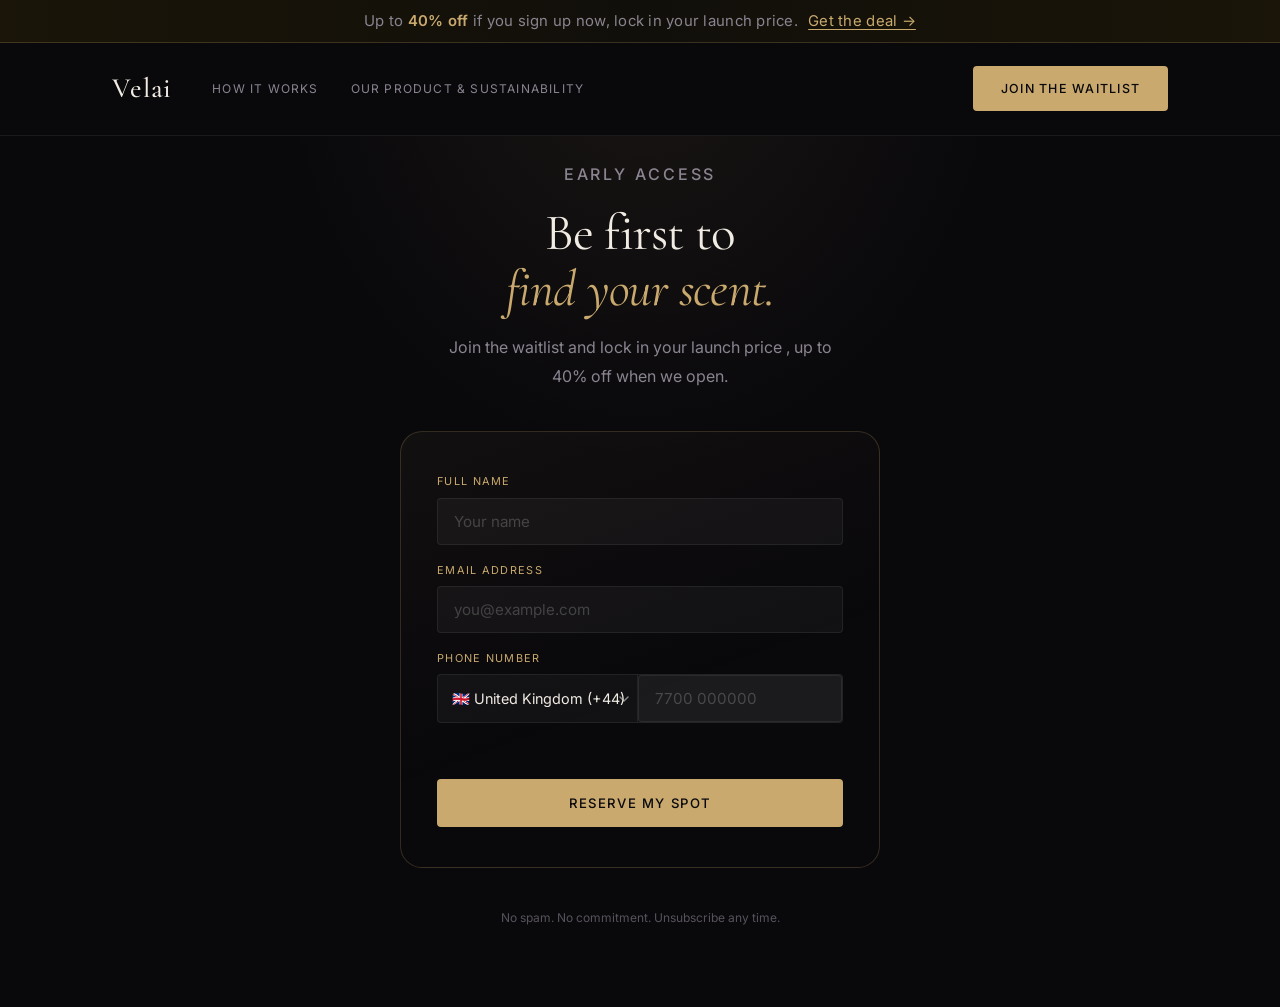
<file: waitlist.html>
<!DOCTYPE html>
<html lang="en">
<head>
  <meta charset="UTF-8" />
  <meta name="viewport" content="width=device-width, initial-scale=1.0" />
  <title>Join the Waitlist | Velai</title>
  <link rel="preconnect" href="https://fonts.googleapis.com" />
  <link rel="preconnect" href="https://fonts.gstatic.com" crossorigin />
  <link href="https://fonts.googleapis.com/css2?family=Cormorant+Garamond:ital,wght@0,300;0,400;0,500;0,600;1,300;1,400;1,500&family=Inter:wght@300;400;500;600&display=swap" rel="stylesheet" />
  <link rel="stylesheet" href="css/style.css" />
  <link rel="stylesheet" href="css/components.css" />
  <style>
    .waitlist-page {
      min-height: 100vh;
      display: flex;
      flex-direction: column;
      align-items: center;
      justify-content: center;
      padding: 160px 24px 80px;
      position: relative;
      overflow: hidden;
    }
    .waitlist-page::before {
      content: '';
      position: absolute;
      top: 0; left: 50%;
      transform: translateX(-50%);
      width: 800px;
      height: 500px;
      background: radial-gradient(ellipse at 50% 0%, rgba(201,169,110,0.09) 0%, transparent 65%);
      pointer-events: none;
    }
    .waitlist-inner {
      width: 100%;
      max-width: 480px;
      display: flex;
      flex-direction: column;
      align-items: center;
      gap: 40px;
      position: relative;
      z-index: 1;
    }
    .waitlist-header {
      text-align: center;
      display: flex;
      flex-direction: column;
      gap: 16px;
    }
    .waitlist-header h1 {
      font-size: clamp(2.2rem, 5vw, 3.2rem);
      line-height: 1.1;
    }
    .waitlist-header p {
      font-size: 1rem;
      line-height: 1.8;
      color: var(--muted);
      max-width: 40ch;
      margin: 0 auto;
    }
    .waitlist-form {
      width: 100%;
      display: flex;
      flex-direction: column;
      gap: 16px;
      border: 1px solid var(--border-gold);
      border-radius: var(--r-lg);
      padding: 40px 36px;
      background: linear-gradient(160deg, rgba(201,169,110,0.05) 0%, transparent 60%);
    }
    .form-field {
      display: flex;
      flex-direction: column;
      gap: 7px;
    }
    .form-field label {
      font-size: 0.68rem;
      letter-spacing: 0.12em;
      text-transform: uppercase;
      color: var(--gold);
    }
    .form-field input {
      background: rgba(255,255,255,0.04);
      border: 1px solid var(--border);
      border-radius: var(--r-sm);
      padding: 13px 16px;
      font-family: var(--sans);
      font-size: 0.95rem;
      color: var(--text);
      outline: none;
      transition: border-color 0.2s ease, background 0.2s ease;
      width: 100%;
      box-sizing: border-box;
    }
    .form-field input::placeholder { color: rgba(255,255,255,0.2); }
    .form-field input:focus {
      border-color: var(--border-gold);
      background: rgba(201,169,110,0.04);
    }
    .waitlist-form .btn {
      margin-top: 8px;
      width: 100%;
      justify-content: center;
    }
    .waitlist-note {
      font-size: 0.75rem;
      color: var(--muted);
      opacity: 0.6;
      text-align: center;
      line-height: 1.6;
    }
    .waitlist-success {
      display: none;
      flex-direction: column;
      align-items: center;
      gap: 16px;
      text-align: center;
      padding: 48px 36px;
      border: 1px solid var(--border-gold);
      border-radius: var(--r-lg);
      background: linear-gradient(160deg, rgba(201,169,110,0.06) 0%, transparent 60%);
      width: 100%;
    }
    .waitlist-success__mark {
      font-family: var(--serif);
      font-size: 3rem;
      color: var(--gold);
      line-height: 1;
    }
    .waitlist-success h2 { font-size: 1.6rem; }
    .waitlist-success p {
      font-size: 0.9rem;
      color: var(--muted);
      max-width: 34ch;
      line-height: 1.7;
    }
    @media (max-width: 540px) {
      .waitlist-form { padding: 28px 20px; }
    }
  </style>
</head>
<body>

  <!-- PROMO BAR -->
  <div class="promo-bar">
    <p>
      <span class="promo-full">Up to <strong>40% off</strong> if you sign up now, lock in your launch price. <a href="waitlist.html">Get the deal &rarr;</a></span>
      <span class="promo-short">Up to <strong>40% off</strong> at launch. <a href="waitlist.html">Join now &rarr;</a></span>
    </p>
  </div>

  <!-- NAV -->
  <header class="nav" id="nav">
    <div class="container nav__inner">
      <a href="index.html" class="nav__logo">Velai</a>
      <nav class="nav__links" id="navLinks">
        <a href="index.html#how-it-works">How it works</a>
        <a href="sustainability.html">Our product &amp; sustainability</a>
      </nav>
      <div class="nav__actions">
        <a href="waitlist.html" class="btn btn--primary active">Join the waitlist</a>
      </div>
      <button class="nav__hamburger" id="hamburger" aria-label="Open menu">
        <span></span><span></span><span></span>
      </button>
    </div>
  </header>

  <main>
    <section class="waitlist-page">
      <div class="waitlist-inner">

        <div class="waitlist-header">
          <p class="eyebrow">Early access</p>
          <h1>Be first to<br /><em>find your scent.</em></h1>
          <p>Join the waitlist and lock in your launch price , up to 40% off when we open.</p>
        </div>

        <form class="waitlist-form" id="waitlistForm" novalidate>
          <!-- Honeypot: hidden from real users, bots fill it in -->
          <div style="display:none" aria-hidden="true">
            <input type="text" name="website" id="website" tabindex="-1" autocomplete="off" />
          </div>
          <div class="form-field">
            <label for="name">Full name</label>
            <input type="text" id="name" name="name" placeholder="Your name" autocomplete="name" required />
          </div>
          <div class="form-field">
            <label for="email">Email address</label>
            <input type="email" id="email" name="email" placeholder="you@example.com" autocomplete="email" required />
          </div>
          <div class="form-field">
            <label for="phone">Phone number</label>
            <div class="phone-row">
              <select id="dialCode" name="dialCode" class="dial-select" aria-label="Country code">
                <option value="+44" data-digits="10">🇬🇧 United Kingdom (+44)</option>
                <option value="+1" data-digits="10">🇺🇸 United States (+1)</option>
                <option value="+1" data-digits="10">🇨🇦 Canada (+1)</option>
                <option value="+93" data-digits="9">🇦🇫 Afghanistan (+93)</option>
                <option value="+355" data-digits="9">🇦🇱 Albania (+355)</option>
                <option value="+213" data-digits="9">🇩🇿 Algeria (+213)</option>
                <option value="+376" data-digits="6">🇦🇩 Andorra (+376)</option>
                <option value="+244" data-digits="9">🇦🇴 Angola (+244)</option>
                <option value="+54" data-digits="10">🇦🇷 Argentina (+54)</option>
                <option value="+374" data-digits="8">🇦🇲 Armenia (+374)</option>
                <option value="+61" data-digits="9">🇦🇺 Australia (+61)</option>
                <option value="+43" data-digits="10">🇦🇹 Austria (+43)</option>
                <option value="+994" data-digits="9">🇦🇿 Azerbaijan (+994)</option>
                <option value="+973" data-digits="8">🇧🇭 Bahrain (+973)</option>
                <option value="+880" data-digits="10">🇧🇩 Bangladesh (+880)</option>
                <option value="+375" data-digits="9">🇧🇾 Belarus (+375)</option>
                <option value="+32" data-digits="9">🇧🇪 Belgium (+32)</option>
                <option value="+501" data-digits="7">🇧🇿 Belize (+501)</option>
                <option value="+229" data-digits="8">🇧🇯 Benin (+229)</option>
                <option value="+975" data-digits="8">🇧🇹 Bhutan (+975)</option>
                <option value="+591" data-digits="8">🇧🇴 Bolivia (+591)</option>
                <option value="+387" data-digits="8">🇧🇦 Bosnia &amp; Herzegovina (+387)</option>
                <option value="+267" data-digits="8">🇧🇼 Botswana (+267)</option>
                <option value="+55" data-digits="11">🇧🇷 Brazil (+55)</option>
                <option value="+673" data-digits="7">🇧🇳 Brunei (+673)</option>
                <option value="+359" data-digits="9">🇧🇬 Bulgaria (+359)</option>
                <option value="+226" data-digits="8">🇧🇫 Burkina Faso (+226)</option>
                <option value="+257" data-digits="8">🇧🇮 Burundi (+257)</option>
                <option value="+855" data-digits="9">🇰🇭 Cambodia (+855)</option>
                <option value="+237" data-digits="9">🇨🇲 Cameroon (+237)</option>
                <option value="+238" data-digits="7">🇨🇻 Cape Verde (+238)</option>
                <option value="+236" data-digits="8">🇨🇫 Central African Republic (+236)</option>
                <option value="+235" data-digits="8">🇹🇩 Chad (+235)</option>
                <option value="+56" data-digits="9">🇨🇱 Chile (+56)</option>
                <option value="+86" data-digits="11">🇨🇳 China (+86)</option>
                <option value="+57" data-digits="10">🇨🇴 Colombia (+57)</option>
                <option value="+269" data-digits="7">🇰🇲 Comoros (+269)</option>
                <option value="+242" data-digits="9">🇨🇬 Congo (+242)</option>
                <option value="+243" data-digits="9">🇨🇩 Congo (DR) (+243)</option>
                <option value="+506" data-digits="8">🇨🇷 Costa Rica (+506)</option>
                <option value="+385" data-digits="9">🇭🇷 Croatia (+385)</option>
                <option value="+53" data-digits="8">🇨🇺 Cuba (+53)</option>
                <option value="+357" data-digits="8">🇨🇾 Cyprus (+357)</option>
                <option value="+420" data-digits="9">🇨🇿 Czech Republic (+420)</option>
                <option value="+45" data-digits="8">🇩🇰 Denmark (+45)</option>
                <option value="+253" data-digits="8">🇩🇯 Djibouti (+253)</option>
                <option value="+593" data-digits="9">🇪🇨 Ecuador (+593)</option>
                <option value="+20" data-digits="10">🇪🇬 Egypt (+20)</option>
                <option value="+503" data-digits="8">🇸🇻 El Salvador (+503)</option>
                <option value="+240" data-digits="9">🇬🇶 Equatorial Guinea (+240)</option>
                <option value="+291" data-digits="7">🇪🇷 Eritrea (+291)</option>
                <option value="+372" data-digits="8">🇪🇪 Estonia (+372)</option>
                <option value="+251" data-digits="9">🇪🇹 Ethiopia (+251)</option>
                <option value="+679" data-digits="7">🇫🇯 Fiji (+679)</option>
                <option value="+358" data-digits="10">🇫🇮 Finland (+358)</option>
                <option value="+33" data-digits="9">🇫🇷 France (+33)</option>
                <option value="+241" data-digits="8">🇬🇦 Gabon (+241)</option>
                <option value="+220" data-digits="7">🇬🇲 Gambia (+220)</option>
                <option value="+995" data-digits="9">🇬🇪 Georgia (+995)</option>
                <option value="+49" data-digits="11">🇩🇪 Germany (+49)</option>
                <option value="+233" data-digits="9">🇬🇭 Ghana (+233)</option>
                <option value="+30" data-digits="10">🇬🇷 Greece (+30)</option>
                <option value="+502" data-digits="8">🇬🇹 Guatemala (+502)</option>
                <option value="+224" data-digits="9">🇬🇳 Guinea (+224)</option>
                <option value="+245" data-digits="7">🇬🇼 Guinea-Bissau (+245)</option>
                <option value="+592" data-digits="7">🇬🇾 Guyana (+592)</option>
                <option value="+509" data-digits="8">🇭🇹 Haiti (+509)</option>
                <option value="+504" data-digits="8">🇭🇳 Honduras (+504)</option>
                <option value="+852" data-digits="8">🇭🇰 Hong Kong (+852)</option>
                <option value="+36" data-digits="9">🇭🇺 Hungary (+36)</option>
                <option value="+354" data-digits="7">🇮🇸 Iceland (+354)</option>
                <option value="+91" data-digits="10">🇮🇳 India (+91)</option>
                <option value="+62" data-digits="11">🇮🇩 Indonesia (+62)</option>
                <option value="+98" data-digits="10">🇮🇷 Iran (+98)</option>
                <option value="+964" data-digits="10">🇮🇶 Iraq (+964)</option>
                <option value="+353" data-digits="9">🇮🇪 Ireland (+353)</option>
                <option value="+972" data-digits="9">🇮🇱 Israel (+972)</option>
                <option value="+39" data-digits="10">🇮🇹 Italy (+39)</option>
                <option value="+225" data-digits="8">🇨🇮 Ivory Coast (+225)</option>
                <option value="+81" data-digits="11">🇯🇵 Japan (+81)</option>
                <option value="+962" data-digits="9">🇯🇴 Jordan (+962)</option>
                <option value="+7" data-digits="10">🇰🇿 Kazakhstan (+7)</option>
                <option value="+254" data-digits="9">🇰🇪 Kenya (+254)</option>
                <option value="+850" data-digits="10">🇰🇵 North Korea (+850)</option>
                <option value="+82" data-digits="10">🇰🇷 South Korea (+82)</option>
                <option value="+965" data-digits="8">🇰🇼 Kuwait (+965)</option>
                <option value="+996" data-digits="9">🇰🇬 Kyrgyzstan (+996)</option>
                <option value="+856" data-digits="9">🇱🇦 Laos (+856)</option>
                <option value="+371" data-digits="8">🇱🇻 Latvia (+371)</option>
                <option value="+961" data-digits="8">🇱🇧 Lebanon (+961)</option>
                <option value="+266" data-digits="8">🇱🇸 Lesotho (+266)</option>
                <option value="+231" data-digits="8">🇱🇷 Liberia (+231)</option>
                <option value="+218" data-digits="9">🇱🇾 Libya (+218)</option>
                <option value="+423" data-digits="7">🇱🇮 Liechtenstein (+423)</option>
                <option value="+370" data-digits="8">🇱🇹 Lithuania (+370)</option>
                <option value="+352" data-digits="9">🇱🇺 Luxembourg (+352)</option>
                <option value="+853" data-digits="8">🇲🇴 Macau (+853)</option>
                <option value="+261" data-digits="9">🇲🇬 Madagascar (+261)</option>
                <option value="+265" data-digits="9">🇲🇼 Malawi (+265)</option>
                <option value="+60" data-digits="10">🇲🇾 Malaysia (+60)</option>
                <option value="+960" data-digits="7">🇲🇻 Maldives (+960)</option>
                <option value="+223" data-digits="8">🇲🇱 Mali (+223)</option>
                <option value="+356" data-digits="8">🇲🇹 Malta (+356)</option>
                <option value="+222" data-digits="8">🇲🇷 Mauritania (+222)</option>
                <option value="+230" data-digits="8">🇲🇺 Mauritius (+230)</option>
                <option value="+52" data-digits="10">🇲🇽 Mexico (+52)</option>
                <option value="+373" data-digits="8">🇲🇩 Moldova (+373)</option>
                <option value="+377" data-digits="8">🇲🇨 Monaco (+377)</option>
                <option value="+976" data-digits="8">🇲🇳 Mongolia (+976)</option>
                <option value="+382" data-digits="8">🇲🇪 Montenegro (+382)</option>
                <option value="+212" data-digits="9">🇲🇦 Morocco (+212)</option>
                <option value="+258" data-digits="9">🇲🇿 Mozambique (+258)</option>
                <option value="+264" data-digits="9">🇳🇦 Namibia (+264)</option>
                <option value="+977" data-digits="10">🇳🇵 Nepal (+977)</option>
                <option value="+31" data-digits="9">🇳🇱 Netherlands (+31)</option>
                <option value="+64" data-digits="9">🇳🇿 New Zealand (+64)</option>
                <option value="+505" data-digits="8">🇳🇮 Nicaragua (+505)</option>
                <option value="+227" data-digits="8">🇳🇪 Niger (+227)</option>
                <option value="+234" data-digits="10">🇳🇬 Nigeria (+234)</option>
                <option value="+47" data-digits="8">🇳🇴 Norway (+47)</option>
                <option value="+968" data-digits="8">🇴🇲 Oman (+968)</option>
                <option value="+92" data-digits="10">🇵🇰 Pakistan (+92)</option>
                <option value="+507" data-digits="8">🇵🇦 Panama (+507)</option>
                <option value="+675" data-digits="8">🇵🇬 Papua New Guinea (+675)</option>
                <option value="+595" data-digits="9">🇵🇾 Paraguay (+595)</option>
                <option value="+51" data-digits="9">🇵🇪 Peru (+51)</option>
                <option value="+63" data-digits="10">🇵🇭 Philippines (+63)</option>
                <option value="+48" data-digits="9">🇵🇱 Poland (+48)</option>
                <option value="+351" data-digits="9">🇵🇹 Portugal (+351)</option>
                <option value="+974" data-digits="8">🇶🇦 Qatar (+974)</option>
                <option value="+40" data-digits="10">🇷🇴 Romania (+40)</option>
                <option value="+7" data-digits="10">🇷🇺 Russia (+7)</option>
                <option value="+250" data-digits="9">🇷🇼 Rwanda (+250)</option>
                <option value="+966" data-digits="9">🇸🇦 Saudi Arabia (+966)</option>
                <option value="+221" data-digits="9">🇸🇳 Senegal (+221)</option>
                <option value="+381" data-digits="9">🇷🇸 Serbia (+381)</option>
                <option value="+232" data-digits="8">🇸🇱 Sierra Leone (+232)</option>
                <option value="+65" data-digits="8">🇸🇬 Singapore (+65)</option>
                <option value="+421" data-digits="9">🇸🇰 Slovakia (+421)</option>
                <option value="+386" data-digits="8">🇸🇮 Slovenia (+386)</option>
                <option value="+252" data-digits="8">🇸🇴 Somalia (+252)</option>
                <option value="+27" data-digits="9">🇿🇦 South Africa (+27)</option>
                <option value="+34" data-digits="9">🇪🇸 Spain (+34)</option>
                <option value="+94" data-digits="9">🇱🇰 Sri Lanka (+94)</option>
                <option value="+249" data-digits="9">🇸🇩 Sudan (+249)</option>
                <option value="+597" data-digits="7">🇸🇷 Suriname (+597)</option>
                <option value="+268" data-digits="8">🇸🇿 Eswatini (+268)</option>
                <option value="+46" data-digits="9">🇸🇪 Sweden (+46)</option>
                <option value="+41" data-digits="9">🇨🇭 Switzerland (+41)</option>
                <option value="+963" data-digits="9">🇸🇾 Syria (+963)</option>
                <option value="+886" data-digits="9">🇹🇼 Taiwan (+886)</option>
                <option value="+992" data-digits="9">🇹🇯 Tajikistan (+992)</option>
                <option value="+255" data-digits="9">🇹🇿 Tanzania (+255)</option>
                <option value="+66" data-digits="9">🇹🇭 Thailand (+66)</option>
                <option value="+228" data-digits="8">🇹🇬 Togo (+228)</option>
                <option value="+676" data-digits="7">🇹🇴 Tonga (+676)</option>
                <option value="+216" data-digits="8">🇹🇳 Tunisia (+216)</option>
                <option value="+90" data-digits="10">🇹🇷 Turkey (+90)</option>
                <option value="+993" data-digits="8">🇹🇲 Turkmenistan (+993)</option>
                <option value="+256" data-digits="9">🇺🇬 Uganda (+256)</option>
                <option value="+380" data-digits="9">🇺🇦 Ukraine (+380)</option>
                <option value="+971" data-digits="9">🇦🇪 United Arab Emirates (+971)</option>
                <option value="+598" data-digits="9">🇺🇾 Uruguay (+598)</option>
                <option value="+998" data-digits="9">🇺🇿 Uzbekistan (+998)</option>
                <option value="+678" data-digits="7">🇻🇺 Vanuatu (+678)</option>
                <option value="+379" data-digits="6">🇻🇦 Vatican City (+379)</option>
                <option value="+58" data-digits="10">🇻🇪 Venezuela (+58)</option>
                <option value="+84" data-digits="10">🇻🇳 Vietnam (+84)</option>
                <option value="+967" data-digits="9">🇾🇪 Yemen (+967)</option>
                <option value="+260" data-digits="9">🇿🇲 Zambia (+260)</option>
                <option value="+263" data-digits="9">🇿🇼 Zimbabwe (+263)</option>
              </select>
              <input type="tel" id="phone" name="phone" placeholder="7700 000000" autocomplete="tel" />
            </div>
          </div>
          <p class="form-error" id="formError"></p>
          <button type="submit" class="btn btn--primary btn--lg" id="submitBtn">Reserve my spot</button>
        </form>

        <div class="waitlist-success" id="waitlistSuccess">
          <div class="waitlist-success__mark">&#10003;</div>
          <h2>You're on the list.</h2>
          <p>We'll be in touch before launch. Your price is locked in.</p>
          <a href="index.html" class="btn btn--ghost">Back to Velai</a>
        </div>

        <p class="waitlist-note">No spam. No commitment. Unsubscribe any time.</p>

      </div>
    </section>
  </main>

  <script src="js/main.js"></script>
  <script>
    const SCRIPT_URL = 'https://script.google.com/macros/s/AKfycbwd4va6olziqMQRKicAjKhlacxunx2-utLTvNbbBksvQBv8NBsM6wFoBnj_4Bjm0HBv/exec';

    const form     = document.getElementById('waitlistForm');
    const errorEl  = document.getElementById('formError');
    const submitBtn = document.getElementById('submitBtn');

    form.addEventListener('submit', async function(e) {
      e.preventDefault();
      errorEl.textContent = '';

      // Honeypot check
      if (document.getElementById('website').value) return;

      const name     = form.name.value.trim();
      const email    = form.email.value.trim();
      const dialCode = document.getElementById('dialCode').value;
      const phoneNum = form.phone.value.trim().replace(/\s+/g, '');
      const phone    = phoneNum ? dialCode + ' ' + phoneNum : '';

      // Frontend validation
      if (!name) return showError('Please enter your name.');
      if (!email || !/^[^\s@]+@[^\s@]+\.[^\s@]+$/.test(email)) return showError('Please enter a valid email address.');
      if (phoneNum && !/^\d{5,15}$/.test(phoneNum)) return showError('Please enter a valid phone number (digits only).');

      submitBtn.disabled = true;
      submitBtn.textContent = 'Reserving your spot...';

      try {
        // no-cors is required for Google Apps Script — the request goes through
        // but the response is opaque, so we validate upfront and show success
        await fetch(SCRIPT_URL, {
          method: 'POST',
          mode: 'no-cors',
          headers: { 'Content-Type': 'application/json' },
          body: JSON.stringify({ name, email, phone })
        });

        form.style.display = 'none';
        document.getElementById('waitlistSuccess').style.display = 'flex';
      } catch (err) {
        showError('Could not connect. Please check your connection and try again.');
        resetBtn();
      }
    });

    function showError(msg) {
      errorEl.textContent = msg;
      resetBtn();
    }

    function resetBtn() {
      submitBtn.disabled = false;
      submitBtn.textContent = 'Reserve my spot';
    }
  </script>
</body>
</html>
</file>
<file: css/style.css>
/* ─── Reset ─────────────────────────────────────────────────────────── */
*, *::before, *::after { box-sizing: border-box; margin: 0; padding: 0; }

:root {
  --bg:           #09080b;
  --surface:      #111018;
  --surface-2:    #181620;
  --border:       rgba(255,255,255,0.07);
  --border-gold:  rgba(201,169,110,0.22);
  --text:         #f0ebe3;
  --muted:        #8a8490;
  --gold:         #c9a96e;
  --gold-light:   #dfc28e;
  --gold-dim:     rgba(201,169,110,0.10);
  --gold-glow:    rgba(201,169,110,0.06);

  --serif: 'Cormorant Garamond', Georgia, serif;
  --sans:  'Inter', system-ui, sans-serif;

  --r-sm: 4px;
  --r-md: 14px;
  --r-lg: 22px;

  --ease-out: cubic-bezier(0.22, 1, 0.36, 1);
  --t: 0.25s ease;
}

html { scroll-behavior: smooth; font-size: 16px; }

body {
  font-family: var(--sans);
  background: var(--bg);
  color: var(--text);
  line-height: 1.7;
  -webkit-font-smoothing: antialiased;
  overflow-x: hidden;
}

img { display: block; max-width: 100%; }
ul  { list-style: none; }
a   { color: inherit; text-decoration: none; transition: color var(--t); }

/* ─── Typography ────────────────────────────────────────────────────── */
h1 {
  font-family: var(--serif);
  font-size: clamp(3.2rem, 6.5vw, 6rem);
  font-weight: 400;
  line-height: 1.05;
  letter-spacing: -0.015em;
  color: var(--text);
}
h1 em { font-style: italic; color: var(--gold); }

h2 {
  font-family: var(--serif);
  font-size: clamp(2rem, 3.8vw, 3.2rem);
  font-weight: 400;
  line-height: 1.15;
  letter-spacing: -0.01em;
  color: var(--text);
}

h3 {
  font-family: var(--serif);
  font-size: clamp(1.3rem, 2vw, 1.7rem);
  font-weight: 500;
  line-height: 1.25;
  color: var(--text);
}

h4 {
  font-family: var(--sans);
  font-size: 0.88rem;
  font-weight: 600;
  color: var(--text);
}

p { color: var(--muted); font-size: 0.93rem; line-height: 1.8; }

em { font-style: italic; }

.eyebrow {
  font-size: 0.7rem;
  font-weight: 500;
  letter-spacing: 0.18em;
  text-transform: uppercase;
  color: var(--gold);
}

/* ─── Layout ────────────────────────────────────────────────────────── */
.container {
  width: 100%;
  max-width: 1120px;
  margin: 0 auto;
  padding: 0 32px;
}

.section { padding: 112px 0; }

.section__header {
  text-align: center;
  margin: 0 auto 72px;
  max-width: 600px;
  display: flex;
  flex-direction: column;
  align-items: center;
  gap: 14px;
}

.section__desc {
  max-width: 480px;
  text-align: center;
}

/* ─── Buttons ────────────────────────────────────────────────────────── */
.btn {
  display: inline-flex;
  align-items: center;
  justify-content: center;
  padding: 12px 28px;
  border-radius: var(--r-sm);
  font-family: var(--sans);
  font-size: 0.78rem;
  font-weight: 500;
  letter-spacing: 0.1em;
  text-transform: uppercase;
  white-space: nowrap;
  cursor: pointer;
  border: none;
  transition: background var(--t), color var(--t), border-color var(--t),
              transform 0.2s var(--ease-out), box-shadow var(--t);
}

.btn--primary {
  background: var(--gold);
  color: #09080b;
}
.btn--primary:hover {
  background: var(--gold-light);
  transform: translateY(-2px);
  box-shadow: 0 10px 32px rgba(201,169,110,0.28);
}
.btn--primary:active { transform: translateY(0); }

.btn--ghost {
  background: transparent;
  color: var(--text);
  border: 1px solid rgba(255,255,255,0.18);
}
.btn--ghost:hover {
  border-color: var(--gold);
  color: var(--gold);
}

.btn--lg  { padding: 16px 40px; font-size: 0.82rem; }
.btn--full { width: 100%; }

/* ─── Nav ────────────────────────────────────────────────────────────── */
.nav {
  position: fixed;
  top: var(--promo-h, 42px); left: 0; right: 0;
  z-index: 200;
  padding: 22px 0;
  background: #09080b;
  border-bottom: 1px solid var(--border);
  transition: background 0.35s ease, border-color 0.35s ease, padding 0.35s ease;
}

/* Blur lives on ::before so it doesn't create a stacking context that traps
   position:fixed children (the mobile menu overlay). */
.nav::before {
  content: '';
  position: absolute;
  inset: 0;
  backdrop-filter: blur(18px);
  -webkit-backdrop-filter: blur(18px);
  pointer-events: none;
  opacity: 0;
  transition: opacity 0.35s ease;
  z-index: -1;
}

.nav.scrolled {
  background: rgba(9,8,11,0.95);
  padding: 14px 0;
}

.nav.scrolled::before {
  opacity: 1;
}

.nav__inner {
  display: flex;
  align-items: center;
  gap: 40px;
}

.nav__logo {
  font-family: var(--serif);
  font-size: 1.75rem;
  font-weight: 500;
  color: var(--text);
  letter-spacing: 0.03em;
  flex-shrink: 0;
  transition: color var(--t);
}
.nav__logo:hover { color: var(--gold); }

.nav__links {
  display: flex;
  gap: 32px;
}

.nav__links a {
  font-size: 0.75rem;
  font-weight: 400;
  letter-spacing: 0.1em;
  text-transform: uppercase;
  color: var(--muted);
  transition: color var(--t);
  position: relative;
}
.nav__links a::after {
  content: '';
  position: absolute;
  bottom: -3px; left: 0; right: 0;
  height: 1px;
  background: var(--gold);
  transform: scaleX(0);
  transform-origin: left;
  transition: transform 0.3s var(--ease-out);
}
.nav__links a:hover,
.nav__links a.active { color: var(--text); }
.nav__links a.active::after,
.nav__links a:hover::after { transform: scaleX(1); }

.nav__actions { margin-left: auto; flex-shrink: 0; }

.nav__hamburger {
  display: none;
  flex-direction: column;
  gap: 6px;
  background: none;
  border: none;
  cursor: pointer;
  margin-left: auto;
  padding: 6px 4px;
}
.nav__hamburger span {
  display: block;
  width: 24px;
  height: 1px;
  background: var(--text);
  border-radius: 1px;
  transition: all 0.3s var(--ease-out);
}
.nav__hamburger.open span:nth-child(1) { transform: translateY(7px) rotate(45deg); }
.nav__hamburger.open span:nth-child(2) { opacity: 0; transform: scaleX(0); }
.nav__hamburger.open span:nth-child(3) { transform: translateY(-7px) rotate(-45deg); }

/* ─── Hero ───────────────────────────────────────────────────────────── */
.hero {
  position: relative;
  min-height: 100svh;
  display: flex;
  align-items: center;
  overflow: hidden;
}

.hero__bg-glow {
  position: absolute;
  inset: 0;
  background:
    radial-gradient(ellipse 55% 65% at 80% 45%, rgba(201,169,110,0.07) 0%, transparent 65%),
    radial-gradient(ellipse 35% 45% at 15% 65%, rgba(201,169,110,0.04) 0%, transparent 55%);
  pointer-events: none;
  animation: glowPulse 8s ease-in-out infinite alternate;
}

@keyframes glowPulse {
  from { opacity: 0.7; }
  to   { opacity: 1; }
}

.hero__inner {
  position: relative;
  z-index: 1;
  padding-top: calc(var(--promo-h, 42px) + 100px);
  padding-bottom: 80px;
  display: grid;
  grid-template-columns: 1fr auto;
  gap: 80px;
  align-items: center;
  width: 100%;
}

.hero__content {
  display: flex;
  flex-direction: column;
  gap: 24px;
  max-width: 640px;
}

.hero__headline { max-width: 16ch; }

.hero__subtext {
  font-size: 1.05rem;
  line-height: 1.85;
  max-width: 44ch;
}

.hero__cta {
  display: flex;
  gap: 14px;
  flex-wrap: wrap;
  align-items: center;
}

.hero__note {
  font-size: 0.75rem;
  letter-spacing: 0.06em;
  color: var(--muted);
  margin-top: -8px;
}

/* Hero vials (decorative CSS illustration) */
.vials-display {
  display: flex;
  flex-direction: column;
  align-items: center;
  gap: 0;
  user-select: none;
}

.vial {
  position: relative;
  display: flex;
  flex-direction: column;
  align-items: center;
}

.vial__cap {
  width: 18px;
  height: 26px;
  background: linear-gradient(160deg, #d4af7a, #b8924e);
  border-radius: 3px 3px 1px 1px;
}

.vial__liquid {
  width: 28px;
  height: 96px;
  border: 1px solid rgba(201,169,110,0.3);
  border-radius: 0 0 8px 8px;
  position: relative;
  overflow: hidden;
  background: rgba(201,169,110,0.04);
}

.vial__liquid::after {
  content: '';
  position: absolute;
  bottom: 0; left: 0; right: 0;
  border-radius: 0 0 7px 7px;
  animation: fillRise 2.4s var(--ease-out) forwards;
}

@keyframes fillRise {
  from { height: 0; }
  to   { height: var(--fill, 70%); }
}

.vial--1 { transform: translateY(12px); }
.vial--2 { transform: translateY(0); }
.vial--3 { transform: translateY(12px); }

.vial--1 .vial__liquid::after { background: rgba(201,169,110,0.45); --fill: 72%; animation-delay: 0.3s; }
.vial--2 .vial__liquid::after { background: rgba(180,140,95,0.55); --fill: 84%; animation-delay: 0.5s; }
.vial--3 .vial__liquid::after { background: rgba(220,185,130,0.4); --fill: 62%; animation-delay: 0.7s; }

/* Override: three vials side by side */
.vials-display {
  flex-direction: row;
  align-items: flex-end;
  gap: 10px;
  padding-bottom: 12px;
}

.vials__label {
  width: 100%;
  text-align: center;
  font-size: 0.7rem;
  letter-spacing: 0.1em;
  text-transform: uppercase;
  color: var(--muted);
  margin-top: 12px;
  grid-column: 1 / -1;
}

/* Wrap vials + label */
.vials-display {
  flex-direction: row;
  flex-wrap: wrap;
  align-items: flex-end;
  justify-content: center;
  gap: 10px;
  padding: 32px 28px 24px;
  border: 1px solid var(--border-gold);
  border-radius: var(--r-md);
  background: var(--surface);
  position: relative;
}

.vials-display::before {
  content: 'Discovery Kit';
  position: absolute;
  top: -11px; left: 50%;
  transform: translateX(-50%);
  font-size: 0.65rem;
  letter-spacing: 0.14em;
  text-transform: uppercase;
  color: var(--gold);
  background: var(--bg);
  padding: 0 10px;
  white-space: nowrap;
}

/* Scroll cue */
.hero__scroll-cue {
  position: absolute;
  bottom: 36px;
  left: 50%;
  transform: translateX(-50%);
}

.scroll-line {
  display: block;
  width: 1px;
  height: 56px;
  background: linear-gradient(to bottom, var(--gold), transparent);
  animation: scrollDrop 2s ease-in-out infinite;
  transform-origin: top;
}

@keyframes scrollDrop {
  0%   { transform: scaleY(0); opacity: 0; }
  40%  { transform: scaleY(1); opacity: 1; }
  100% { transform: scaleY(1); opacity: 0; }
}

/* ─── How it works steps ─────────────────────────────────────────────── */
.steps {
  display: flex;
  flex-direction: column;
  max-width: 720px;
  margin: 0 auto;
  gap: 0;
}

.step {
  display: grid;
  grid-template-columns: 72px 1fr;
  gap: 28px;
  padding: 44px 0;
  border-bottom: 1px solid var(--border);
}
.step:last-child { border-bottom: none; }

.step__connector {
  height: 1px;
  background: var(--border);
  display: none;
}

.step__number {
  font-family: var(--serif);
  font-size: 3.6rem;
  font-weight: 300;
  color: var(--border-gold);
  line-height: 1;
  padding-top: 6px;
  transition: color 0.4s ease;
}

.step:hover .step__number { color: rgba(201,169,110,0.5); }

.step__body { display: flex; flex-direction: column; gap: 12px; padding-top: 8px; }
.step__body h3 { transition: color var(--t); }
.step__body p { max-width: 52ch; }

/* ─── Craft section ──────────────────────────────────────────────────── */
.craft { background: var(--surface); border-top: 1px solid var(--border); border-bottom: 1px solid var(--border); }

.craft__inner {
  display: grid;
  grid-template-columns: 1fr 1fr;
  gap: 80px;
  align-items: start;
}

.craft__copy {
  display: flex;
  flex-direction: column;
  gap: 20px;
}

.craft__copy p { max-width: 46ch; }

.craft__pillars {
  display: flex;
  flex-direction: column;
  gap: 0;
}

.craft-pillar {
  display: flex;
  gap: 18px;
  align-items: flex-start;
  padding: 24px 0;
  border-bottom: 1px solid var(--border);
}
.craft-pillar:first-child { padding-top: 0; }
.craft-pillar:last-child  { border-bottom: none; padding-bottom: 0; }

.craft-pillar__icon {
  flex-shrink: 0;
  color: var(--gold);
  font-size: 0.9rem;
  margin-top: 2px;
}

.craft-pillar div { display: flex; flex-direction: column; gap: 4px; }
.craft-pillar p { font-size: 0.85rem; }

/* ─── Footer ─────────────────────────────────────────────────────────── */
.footer {
  background: var(--surface);
  border-top: 1px solid var(--border);
  padding: 72px 0 36px;
}

.footer__inner {
  display: flex;
  gap: 64px;
  flex-wrap: wrap;
  margin-bottom: 56px;
}

.footer__brand {
  flex: 1;
  min-width: 200px;
  display: flex;
  flex-direction: column;
  gap: 12px;
}

.footer__tagline {
  font-family: var(--serif);
  font-size: 1.05rem;
  font-style: italic;
  color: var(--muted);
}

.footer__crafted {
  font-size: 0.73rem;
  letter-spacing: 0.04em;
  color: var(--muted);
}

.footer__links { display: flex; gap: 56px; flex-wrap: wrap; }

.footer__col {
  display: flex;
  flex-direction: column;
  gap: 12px;
  min-width: 110px;
}

.footer__col h4 {
  font-size: 0.68rem;
  font-weight: 600;
  text-transform: uppercase;
  letter-spacing: 0.15em;
  color: var(--text);
  margin-bottom: 4px;
}

.footer__col a { font-size: 0.85rem; color: var(--muted); }
.footer__col a:hover { color: var(--gold); }

.footer__bottom {
  display: flex;
  justify-content: space-between;
  align-items: center;
  gap: 16px;
  flex-wrap: wrap;
  padding-top: 28px;
  border-top: 1px solid var(--border);
}

.footer__bottom p { font-size: 0.75rem; }

.footer__legal { display: flex; gap: 24px; }
.footer__legal a { font-size: 0.75rem; color: var(--muted); }
.footer__legal a:hover { color: var(--text); }

/* ─── Animations ─────────────────────────────────────────────────────── */
@media (prefers-reduced-motion: no-preference) {
  .reveal-hero {
    opacity: 0;
    transform: translateY(18px);
    animation: heroIn 0.75s var(--ease-out) forwards;
  }
  .hero__content > .reveal-hero:nth-child(1) { animation-delay: 0.1s; }
  .hero__content > .reveal-hero:nth-child(2) { animation-delay: 0.22s; }
  .hero__content > .reveal-hero:nth-child(3) { animation-delay: 0.34s; }
  .hero__content > .reveal-hero:nth-child(4) { animation-delay: 0.46s; }
  .hero__content > .reveal-hero:nth-child(5) { animation-delay: 0.56s; }
  .hero__visual.reveal-hero                  { animation-delay: 0.5s; }

  @keyframes heroIn {
    to { opacity: 1; transform: none; }
  }

  .reveal {
    opacity: 0;
    transform: translateY(22px);
    transition: opacity 0.65s var(--ease-out), transform 0.65s var(--ease-out);
    transition-delay: var(--d, 0ms);
  }
  .reveal.in-view {
    opacity: 1;
    transform: none;
  }
}

/* If motion is reduced, show everything immediately */
@media (prefers-reduced-motion: reduce) {
  .reveal-hero, .reveal { opacity: 1 !important; transform: none !important; }
}

/* ─── Responsive ─────────────────────────────────────────────────────── */

/* 900px — tablet: collapse two-column layouts */
@media (max-width: 900px) {
  .hero__inner { grid-template-columns: 1fr; gap: 0; }
  .hero__visual { display: none; }
  .craft__inner { grid-template-columns: 1fr; gap: 48px; }
}

/* 768px — phones: nav collapses, density reduces */
@media (max-width: 768px) {
  /* Fix: logo left, hamburger right, no gap overlap */
  .nav__inner { justify-content: space-between; gap: 0; }
  .nav__links, .nav__actions { display: none; }

  .nav__links.open {
    display: flex;
    flex-direction: column;
    position: fixed;
    top: var(--promo-h, 42px); left: 0; right: 0; bottom: 0;
    background: rgba(9,8,11,0.97);
    backdrop-filter: blur(20px);
    -webkit-backdrop-filter: blur(20px);
    padding: 88px 28px 48px;
    gap: 0;
    z-index: 150;
    align-items: stretch;
    justify-content: flex-start;
    overflow-y: auto;
  }

  .nav__links.open a {
    font-size: 1rem;
    font-weight: 400;
    letter-spacing: 0.08em;
    text-transform: uppercase;
    color: var(--muted);
    padding: 20px 0;
    border-bottom: 1px solid var(--border);
    display: block;
    transition: color 0.2s ease;
  }

  .nav__links.open a:first-child { border-top: 1px solid var(--border); }
  .nav__links.open a:hover,
  .nav__links.open a.active { color: var(--gold); }

  .nav__hamburger { display: flex; z-index: 300; }

  .container { padding: 0 20px; }
  .section { padding: 72px 0; }
  .section__header { margin-bottom: 44px; }

  .hero__inner { padding-top: calc(var(--promo-h, 42px) + 46px); padding-bottom: 56px; }
  .hero__content { gap: 18px; }
  .hero__subtext { font-size: 0.96rem; }

  .step { grid-template-columns: 44px 1fr; gap: 16px; padding: 32px 0; }
  .step__number { font-size: 2.4rem; }

  .footer { padding: 56px 0 32px; }
  .footer__inner { flex-direction: column; gap: 40px; margin-bottom: 40px; }
  .footer__links { gap: 32px; }
  .footer__bottom { flex-direction: column; align-items: flex-start; gap: 12px; }
}

/* 500px — small phones */
@media (max-width: 500px) {
  .container { padding: 0 16px; }
  .section { padding: 56px 0; }
  .section__header { margin-bottom: 32px; gap: 10px; }

  .hero__inner { padding-top: calc(var(--promo-h, 42px) + 34px); padding-bottom: 48px; }
  .hero__cta { flex-direction: column; gap: 10px; }
  .btn--lg { width: 100%; justify-content: center; }
  .vials-display { padding: 20px 14px 18px; }

  .step { grid-template-columns: 36px 1fr; gap: 12px; padding: 24px 0; }
  .step__number { font-size: 1.9rem; }
  .step__body { gap: 8px; padding-top: 4px; }

  .craft-pillar { gap: 14px; padding: 20px 0; }

  .footer__links { flex-direction: column; gap: 24px; }
  .footer__legal { flex-wrap: wrap; gap: 16px; }
}
</file>
<file: css/components.css>
/* ─── Kit section ────────────────────────────────────────────────────── */
.kit {
  background: var(--surface);
  border-top: 1px solid var(--border);
  border-bottom: 1px solid var(--border);
}

.kit__inner {
  display: grid;
  grid-template-columns: 1fr 1fr;
  gap: 80px;
  align-items: center;
}

/* Kit visual card */
.kit-card {
  background: var(--surface-2);
  border: 1px solid var(--border-gold);
  border-radius: var(--r-lg);
  padding: 48px 40px 32px;
  display: flex;
  flex-direction: column;
  gap: 32px;
  transition: box-shadow 0.4s ease;
}
.kit-card:hover { box-shadow: 0 0 60px rgba(201,169,110,0.07); }

.kit-card__vials {
  display: flex;
  justify-content: center;
  align-items: flex-end;
  gap: 20px;
}

.kit-vial {
  display: flex;
  flex-direction: column;
  align-items: center;
  gap: 0;
  position: relative;
}

.kit-vial__cap {
  width: 20px;
  height: 28px;
  border-radius: 3px 3px 0 0;
  background: linear-gradient(160deg, #d4af7a 0%, #b8924e 100%);
}

.kit-vial__body {
  width: 30px;
  height: 110px;
  border: 1px solid rgba(201,169,110,0.25);
  border-top: none;
  border-radius: 0 0 10px 10px;
  background: rgba(201,169,110,0.04);
  overflow: hidden;
  position: relative;
}

.kit-vial__fill {
  position: absolute;
  bottom: 0; left: 0; right: 0;
  border-radius: 0 0 9px 9px;
  animation: vialFill 1.6s var(--ease-out) forwards;
}

@keyframes vialFill {
  from { height: 0; }
  to   { height: var(--h, 70%); }
}

.kit-vial--a .kit-vial__fill { background: rgba(201,169,110,0.55); --h: 74%; animation-delay: 0.2s; }
.kit-vial--b .kit-vial__fill { background: rgba(180,140,95,0.65); --h: 88%; animation-delay: 0.38s; }
.kit-vial--c .kit-vial__fill { background: rgba(220,185,130,0.45); --h: 62%; animation-delay: 0.56s; }

.kit-vial--a { transform: translateY(8px); }
.kit-vial--b { transform: translateY(0); }
.kit-vial--c { transform: translateY(8px); }

.kit-vial__label {
  font-size: 0.62rem;
  letter-spacing: 0.12em;
  color: var(--gold);
  margin-top: 8px;
}

.kit-card__footer {
  display: flex;
  justify-content: space-between;
  align-items: center;
  border-top: 1px solid var(--border);
  padding-top: 20px;
  font-size: 0.75rem;
  letter-spacing: 0.08em;
  text-transform: uppercase;
  color: var(--muted);
}

/* Kit copy */
.kit__copy {
  display: flex;
  flex-direction: column;
  gap: 24px;
}

.kit__desc {
  font-size: 1rem;
  line-height: 1.85;
  max-width: 46ch;
}

.kit__perks {
  display: flex;
  flex-direction: column;
  gap: 14px;
}

.kit__perks li {
  display: flex;
  align-items: flex-start;
  gap: 12px;
  font-size: 0.88rem;
  color: var(--muted);
  line-height: 1.5;
}

.perk__icon {
  color: var(--gold);
  font-size: 0.7rem;
  flex-shrink: 0;
  margin-top: 4px;
}

.kit__action {
  display: flex;
  flex-direction: column;
  gap: 10px;
  align-items: flex-start;
  margin-top: 4px;
}

.kit__action-note {
  font-size: 0.73rem;
  letter-spacing: 0.04em;
  color: var(--muted);
}

/* ─── Kit Tray (Discovery Kit visual) ──────────────────────────────────── */
.kit-tray {
  position: relative;
  max-width: 300px;
  margin: 0 auto;
  padding: 48px 36px 28px;
  background: linear-gradient(180deg, rgba(201,169,110,0.05) 0%, var(--surface-2) 80%);
  border: 1px solid var(--border-gold);
  border-radius: var(--r-lg);
  overflow: hidden;
}

.kit-tray::after {
  content: '';
  position: absolute;
  top: 30px; left: 50%;
  transform: translateX(-50%);
  width: 200px;
  height: 180px;
  background: radial-gradient(ellipse at 50% 30%, rgba(201,169,110,0.1) 0%, transparent 70%);
  pointer-events: none;
}

.kit-tray__vials {
  display: flex;
  align-items: flex-end;
  justify-content: center;
  gap: 24px;
  position: relative;
  z-index: 1;
}

/* Individual vial */
.kit-vl {
  display: flex;
  flex-direction: column;
  align-items: center;
  gap: 0;
  opacity: 0;
  transform: translateY(24px);
  transition: opacity 0.6s ease, transform 0.7s cubic-bezier(0.22, 1, 0.36, 1);
}

.kit-tray.is-open .kit-vl--1 { opacity: 1; transform: translateY(0); transition-delay: 0.1s; }
.kit-tray.is-open .kit-vl--2 { opacity: 1; transform: translateY(0); transition-delay: 0.27s; }
.kit-tray.is-open .kit-vl--3 { opacity: 1; transform: translateY(0); transition-delay: 0.44s; }

/* Gold cap */
.kit-vl__cap {
  width: 20px;
  height: 34px;
  background: linear-gradient(160deg, #d4af7a 0%, #9a7240 65%, #c9a060 100%);
  border-radius: 2px 2px 0 0;
  box-shadow: inset 1px 0 0 rgba(255,255,255,0.14), inset -1px 0 0 rgba(0,0,0,0.22);
}

/* Thin gold band between cap and glass */
.kit-vl__collar {
  width: 22px;
  height: 2px;
  background: linear-gradient(90deg, #9a7240, #e0c070, #9a7240);
}

/* Glass body */
.kit-vl__glass {
  width: 20px;
  border: 1px solid rgba(201,169,110,0.2);
  border-top: none;
  border-radius: 0 0 2px 2px;
  background: rgba(201,169,110,0.04);
  overflow: hidden;
  position: relative;
}

.kit-vl--1 .kit-vl__glass,
.kit-vl--3 .kit-vl__glass { height: 100px; }
.kit-vl--2 .kit-vl__glass { height: 132px; }

/* Liquid fill */
.kit-vl__liquid {
  position: absolute;
  bottom: 0; left: 0; right: 0;
  border-radius: 0 0 2px 2px;
  height: 0;
  transition: height 1.1s var(--ease-out);
}

.kit-vl--1 .kit-vl__liquid {
  background: linear-gradient(180deg, rgba(201,169,110,0.18) 0%, rgba(201,169,110,0.58) 100%);
  transition-delay: 0.72s;
}
.kit-vl--2 .kit-vl__liquid {
  background: linear-gradient(180deg, rgba(178,138,84,0.18) 0%, rgba(178,138,84,0.62) 100%);
  transition-delay: 0.88s;
}
.kit-vl--3 .kit-vl__liquid {
  background: linear-gradient(180deg, rgba(218,185,130,0.16) 0%, rgba(218,185,130,0.55) 100%);
  transition-delay: 1.04s;
}

.kit-tray.is-open .kit-vl--1 .kit-vl__liquid { height: 70%; }
.kit-tray.is-open .kit-vl--2 .kit-vl__liquid { height: 84%; }
.kit-tray.is-open .kit-vl--3 .kit-vl__liquid { height: 62%; }

/* Diagonal glass highlight */
.kit-vl__shine {
  position: absolute;
  top: 0; left: 4px;
  width: 3px;
  height: 100%;
  background: linear-gradient(180deg, rgba(255,255,255,0.07) 0%, transparent 55%);
  pointer-events: none;
}

/* Thin foot plate */
.kit-vl__foot {
  width: 24px;
  height: 3px;
  background: linear-gradient(90deg, #9a7240, #d4af7a, #9a7240);
}

/* Number label */
.kit-vl__num {
  margin-top: 12px;
  font-size: 0.58rem;
  letter-spacing: 0.18em;
  color: var(--gold);
  opacity: 0.55;
  font-family: var(--sans);
  font-weight: 500;
}

/* Shelf footer */
.kit-tray__shelf {
  display: flex;
  justify-content: space-between;
  align-items: center;
  margin-top: 32px;
  padding-top: 18px;
  border-top: 1px solid rgba(201,169,110,0.14);
  font-size: 0.68rem;
  letter-spacing: 0.1em;
  text-transform: uppercase;
  color: var(--muted);
}

@media (prefers-reduced-motion: reduce) {
  .kit-vl,
  .kit-vl__liquid { transition: none !important; transition-delay: 0s !important; }
}

/* ─── Path (pricing) grid ─────────────────────────────────────────────── */
.path__grid {
  display: grid;
  grid-template-columns: repeat(3, 1fr);
  gap: 20px;
  align-items: start;
}

.path-card {
  background: var(--surface);
  border: 1px solid var(--border);
  border-radius: var(--r-md);
  padding: 36px 30px;
  display: flex;
  flex-direction: column;
  gap: 18px;
  position: relative;
  transition: border-color 0.3s ease, box-shadow 0.3s ease, transform 0.25s var(--ease-out);
}
.path-card:hover {
  border-color: rgba(255,255,255,0.14);
  transform: translateY(-3px);
}

.path-card--featured {
  border-color: var(--border-gold);
  background: linear-gradient(160deg, rgba(201,169,110,0.05) 0%, var(--surface) 100%);
  box-shadow: 0 0 50px rgba(201,169,110,0.06);
}
.path-card--featured:hover {
  border-color: rgba(201,169,110,0.45);
  box-shadow: 0 0 70px rgba(201,169,110,0.1);
}

.path-card__badge {
  position: absolute;
  top: -12px; left: 50%;
  transform: translateX(-50%);
  background: var(--gold);
  color: #09080b;
  font-size: 0.65rem;
  font-weight: 600;
  letter-spacing: 0.1em;
  text-transform: uppercase;
  padding: 4px 14px;
  border-radius: 999px;
  white-space: nowrap;
}

.path-card__label {
  font-size: 0.68rem;
  font-weight: 500;
  text-transform: uppercase;
  letter-spacing: 0.16em;
  color: var(--gold);
}

.path-card__desc {
  font-size: 0.88rem;
  line-height: 1.75;
  max-width: 36ch;
  border-bottom: 1px solid var(--border);
  padding-bottom: 18px;
}

.path-card__options {
  display: flex;
  flex-direction: column;
  gap: 10px;
}

.size-option {
  display: flex;
  justify-content: space-between;
  align-items: center;
  padding: 10px 14px;
  background: var(--surface-2);
  border: 1px solid var(--border);
  border-radius: var(--r-sm);
  transition: border-color var(--t);
}
.size-option:hover { border-color: var(--border-gold); }

.size-option__info {
  display: flex;
  flex-direction: column;
  gap: 2px;
}

.size-option__size {
  font-size: 0.85rem;
  font-weight: 500;
  color: var(--text);
}

.size-option__sub {
  font-size: 0.72rem;
  color: var(--muted);
}

.size-option__price {
  font-family: var(--serif);
  font-size: 1.35rem;
  font-weight: 400;
  color: var(--text);
}

.path-card__perks {
  display: flex;
  flex-direction: column;
  gap: 8px;
}

.path-card__perks li {
  display: flex;
  align-items: flex-start;
  gap: 8px;
  font-size: 0.82rem;
  color: var(--muted);
  line-height: 1.5;
}
.path-card__perks li::before {
  content: '—';
  color: var(--gold);
  flex-shrink: 0;
  font-size: 0.75rem;
}

.path__note {
  text-align: center;
  margin-top: 32px;
  font-size: 0.77rem;
  letter-spacing: 0.03em;
  color: var(--muted);
  max-width: 60ch;
  margin-left: auto;
  margin-right: auto;
}

/* ─── Body Collection ────────────────────────────────────────────────── */
.body-grid {
  display: grid;
  grid-template-columns: repeat(3, 1fr);
  gap: 20px;
}

.body-card {
  background: var(--surface);
  border: 1px solid var(--border);
  border-radius: var(--r-md);
  overflow: hidden;
  display: flex;
  flex-direction: column;
  transition: border-color 0.3s ease, transform 0.25s var(--ease-out);
}
.body-card:hover {
  border-color: var(--border-gold);
  transform: translateY(-3px);
}

.body-card__icon-wrap {
  height: 180px;
  display: flex;
  align-items: center;
  justify-content: center;
  background: var(--surface-2);
  border-bottom: 1px solid var(--border);
  position: relative;
  overflow: hidden;
}

/* CSS illustrations for each product */
.body-icon {
  position: relative;
  border-radius: 2px;
}

.body-icon--soap {
  width: 46px;
  height: 80px;
  background: linear-gradient(180deg, rgba(201,169,110,0.15), rgba(201,169,110,0.06));
  border: 1px solid var(--border-gold);
  border-radius: 10px 10px 8px 8px;
  box-shadow: 0 8px 24px rgba(0,0,0,0.4);
}
.body-icon--soap::before {
  content: '';
  position: absolute;
  top: -20px; left: 50%;
  transform: translateX(-50%);
  width: 8px;
  height: 20px;
  background: linear-gradient(160deg, #d4af7a, #b8924e);
  border-radius: 4px 4px 0 0;
}
.body-icon--soap::after {
  content: '';
  position: absolute;
  top: -20px; left: calc(50% + 4px);
  width: 14px;
  height: 5px;
  background: linear-gradient(160deg, #d4af7a, #b8924e);
  border-radius: 0 3px 3px 0;
}

.body-icon--lotion {
  width: 44px;
  height: 80px;
  background: linear-gradient(180deg, rgba(201,169,110,0.15), rgba(201,169,110,0.06));
  border: 1px solid var(--border-gold);
  border-radius: 10px 10px 8px 8px;
  box-shadow: 0 8px 24px rgba(0,0,0,0.4);
}
.body-icon--lotion::before {
  content: '';
  position: absolute;
  top: -12px; left: 50%;
  transform: translateX(-50%);
  width: 16px;
  height: 12px;
  background: linear-gradient(160deg, #d4af7a, #b8924e);
  border-radius: 4px 4px 0 0;
}

.body-icon--gel {
  width: 48px;
  height: 86px;
  background: linear-gradient(180deg, rgba(201,169,110,0.12), rgba(201,169,110,0.04));
  border: 1px solid var(--border-gold);
  border-radius: 8px 8px 20px 20px;
  box-shadow: 0 8px 24px rgba(0,0,0,0.4);
}
.body-icon--gel::before {
  content: '';
  position: absolute;
  top: -8px; left: 50%;
  transform: translateX(-50%);
  width: 20px;
  height: 8px;
  background: rgba(201,169,110,0.3);
  border-radius: 4px 4px 0 0;
  border: 1px solid var(--border-gold);
}

.body-card__content {
  padding: 28px 28px 24px;
  display: flex;
  flex-direction: column;
  gap: 10px;
  flex: 1;
}

.body-card__content p {
  font-size: 0.86rem;
  line-height: 1.75;
  max-width: 36ch;
}

.body-card__footer {
  display: flex;
  justify-content: space-between;
  align-items: center;
  margin-top: auto;
  padding-top: 16px;
  border-top: 1px solid var(--border);
}

.body-card__detail {
  font-size: 0.73rem;
  letter-spacing: 0.04em;
  color: var(--muted);
}

.body-card__price {
  font-family: var(--serif);
  font-size: 1.35rem;
  font-weight: 400;
  color: var(--text);
}

.body-collection__cta {
  text-align: center;
  margin-top: 48px;
}

/* ─── Testimonials ───────────────────────────────────────────────────── */
.testimonials__grid {
  display: grid;
  grid-template-columns: repeat(3, 1fr);
  gap: 20px;
}

.testimonial-card {
  background: var(--surface);
  border: 1px solid var(--border);
  border-radius: var(--r-md);
  padding: 36px;
  display: flex;
  flex-direction: column;
  gap: 20px;
  transition: border-color 0.3s ease, transform 0.25s var(--ease-out);
}
.testimonial-card:hover {
  border-color: var(--border-gold);
  transform: translateY(-3px);
}

.testimonial-card__stars {
  color: var(--gold);
  font-size: 0.75rem;
  letter-spacing: 3px;
}

.testimonial-card blockquote {
  font-family: var(--serif);
  font-style: italic;
  font-size: 1.05rem;
  line-height: 1.75;
  color: var(--text);
  flex: 1;
  quotes: none;
}

.testimonial-card__author {
  display: flex;
  align-items: center;
  gap: 12px;
  border-top: 1px solid var(--border);
  padding-top: 20px;
}

.author__info {
  display: flex;
  flex-direction: column;
  gap: 2px;
}

.author__info strong {
  font-size: 0.85rem;
  font-weight: 600;
  color: var(--text);
}

.author__info span {
  font-size: 0.75rem;
  color: var(--muted);
}

.avatar {
  width: 40px;
  height: 40px;
  border-radius: 50%;
  background: var(--gold-dim);
  border: 1px solid var(--border-gold);
  display: flex;
  align-items: center;
  justify-content: center;
  font-size: 0.68rem;
  font-weight: 600;
  color: var(--gold);
  flex-shrink: 0;
}

/* ─── Final CTA ──────────────────────────────────────────────────────── */
.final-cta__inner {
  border: 1px solid var(--border-gold);
  border-radius: var(--r-lg);
  padding: 96px 48px;
  text-align: center;
  display: flex;
  flex-direction: column;
  align-items: center;
  gap: 20px;
  background: linear-gradient(160deg, rgba(201,169,110,0.05) 0%, transparent 60%);
  position: relative;
  overflow: hidden;
}

.final-cta__inner::after {
  content: '';
  position: absolute;
  top: -80px; left: 50%;
  transform: translateX(-50%);
  width: 500px;
  height: 300px;
  background: radial-gradient(ellipse, rgba(201,169,110,0.06), transparent 70%);
  pointer-events: none;
}

.final-cta__sub {
  max-width: 46ch;
  text-align: center;
  font-size: 1rem;
  line-height: 1.85;
  position: relative;
}

.final-cta__reassurance {
  display: flex;
  gap: 24px;
  flex-wrap: wrap;
  justify-content: center;
  margin-top: 4px;
}

.final-cta__reassurance li {
  font-size: 0.72rem;
  letter-spacing: 0.08em;
  text-transform: uppercase;
  color: var(--muted);
  position: relative;
}

.final-cta__reassurance li:not(:last-child)::after {
  content: '·';
  position: absolute;
  right: -14px;
  color: var(--border-gold);
}

/* ─── Responsive ─────────────────────────────────────────────────────── */

@media (max-width: 960px) {
  .path__grid { grid-template-columns: 1fr; max-width: 480px; margin: 0 auto; }
}

@media (max-width: 860px) {
  .kit__inner { grid-template-columns: 1fr; gap: 40px; }
  .kit-card { max-width: 420px; margin: 0 auto; }
  .kit-tray { max-width: 280px; }
  .kit-scene { max-width: 260px; }
  .testimonials__grid { grid-template-columns: 1fr; }
  .body-grid { grid-template-columns: 1fr; max-width: 440px; margin: 0 auto; }
}

@media (max-width: 640px) {
  /* Kit tray */
  .kit-tray { max-width: 100%; padding: 36px 24px 22px; }
  .kit-tray__vials { gap: 16px; }
  .kit__copy { gap: 18px; }

  /* Path cards */
  .path__grid { max-width: 100%; }
  .path-card { padding: 28px 22px; }
  .path-card__desc { padding-bottom: 14px; }

  /* Body */
  .body-grid { max-width: 100%; }
  .body-card__content { padding: 22px 22px 18px; }
  .body-card__icon-wrap { height: 150px; }

  /* Testimonials */
  .testimonial-card { padding: 28px 22px; gap: 16px; }

  /* Final CTA */
  .final-cta__inner { padding: 56px 20px; gap: 16px; }
  .final-cta__reassurance { gap: 14px; flex-direction: column; align-items: center; }
  .final-cta__reassurance li:not(:last-child)::after { display: none; }
}

@media (max-width: 480px) {
  /* Size option rows */
  .size-option { padding: 10px 12px; }
  .size-option__price { font-size: 1.1rem; }

  /* Kit vials slightly smaller */
  .kit-vl__glass { width: 18px; }
  .kit-vl--1 .kit-vl__glass, .kit-vl--3 .kit-vl__glass { height: 84px; }
  .kit-vl--2 .kit-vl__glass { height: 110px; }
  .kit-vl__cap { width: 18px; height: 28px; }
  .kit-vl__collar { width: 20px; }
  .kit-vl__foot { width: 22px; }
  .kit-tray__vials { gap: 14px; }
}

.price-was {
  font-size: 0.82em;
  color: var(--muted);
  opacity: 0.75;
  margin-right: 6px;
  font-weight: 500;
  text-decoration: line-through;
  text-decoration-color: rgba(201,169,110,0.7);
  text-decoration-thickness: 2px;
}

.price-badge {
  position: absolute;
  top: 16px;
  right: 16px;
  padding: 4px 12px;
  border-radius: 999px;
  background: rgba(201,169,110,0.15);
  border: 1px solid var(--border-gold);
  color: var(--gold);
  font-size: 0.65rem;
  font-weight: 600;
  letter-spacing: 0.08em;
  text-transform: uppercase;
}

.promo-bar {
  position: fixed;
  top: 0; left: 0; right: 0;
  z-index: 201;
  min-height: 42px;
  display: flex;
  align-items: center;
  justify-content: center;
  background: linear-gradient(90deg, #1a1508 0%, #110f0a 50%, #1a1508 100%);
  border-bottom: 1px solid var(--border-gold);
  padding: 10px 24px;
  text-align: center;
  font-size: 0.82rem;
  color: var(--muted);
  letter-spacing: 0.02em;
  box-sizing: border-box;
}
.promo-bar p { margin: 0; line-height: 1.5; }
.promo-bar strong {
  color: var(--gold);
  font-weight: 600;
}
.promo-bar a {
  color: var(--gold);
  text-decoration: underline;
  text-underline-offset: 3px;
  margin-left: 6px;
  white-space: nowrap;
}
.promo-bar a:hover { opacity: 0.75; }
.promo-short { display: none; }
.promo-full  { display: inline; }
@media (max-width: 600px) {
  .promo-full  { display: none; }
  .promo-short { display: inline; }
  .promo-bar   { font-size: 0.78rem; padding: 8px 16px; }
}

.form-error {
  font-size: 0.8rem;
  color: #e07070;
  min-height: 1.2em;
  line-height: 1.4;
}

.phone-row {
  display: flex;
  background: rgba(255,255,255,0.04);
  border: 1px solid var(--border);
  border-radius: var(--r-sm);
  overflow: hidden;
  transition: border-color 0.2s ease;
}
.phone-row:focus-within {
  border-color: var(--border-gold);
  background: rgba(201,169,110,0.04);
}
.dial-select {
  background: transparent;
  border: none;
  border-right: 1px solid var(--border);
  padding: 13px 10px 13px 14px;
  font-family: var(--sans);
  font-size: 0.9rem;
  color: var(--text);
  outline: none;
  cursor: pointer;
  flex-shrink: 0;
  width: 200px;
  appearance: none;
  -webkit-appearance: none;
  background-image: url("data:image/svg+xml,%3Csvg xmlns='http://www.w3.org/2000/svg' width='10' height='6' fill='none'%3E%3Cpath d='M1 1l4 4 4-4' stroke='%23888' stroke-width='1.5' stroke-linecap='round' stroke-linejoin='round'/%3E%3C/svg%3E");
  background-repeat: no-repeat;
  background-position: right 8px center;
}
.dial-select option {
  background: #0d0b10;
  color: var(--text);
}
.phone-row input {
  flex: 1;
  background: transparent;
  border: none;
  padding: 13px 16px;
  font-family: var(--sans);
  font-size: 0.95rem;
  color: var(--text);
  outline: none;
  width: 100%;
}
.phone-row input::placeholder { color: rgba(255,255,255,0.2); }
</file>
